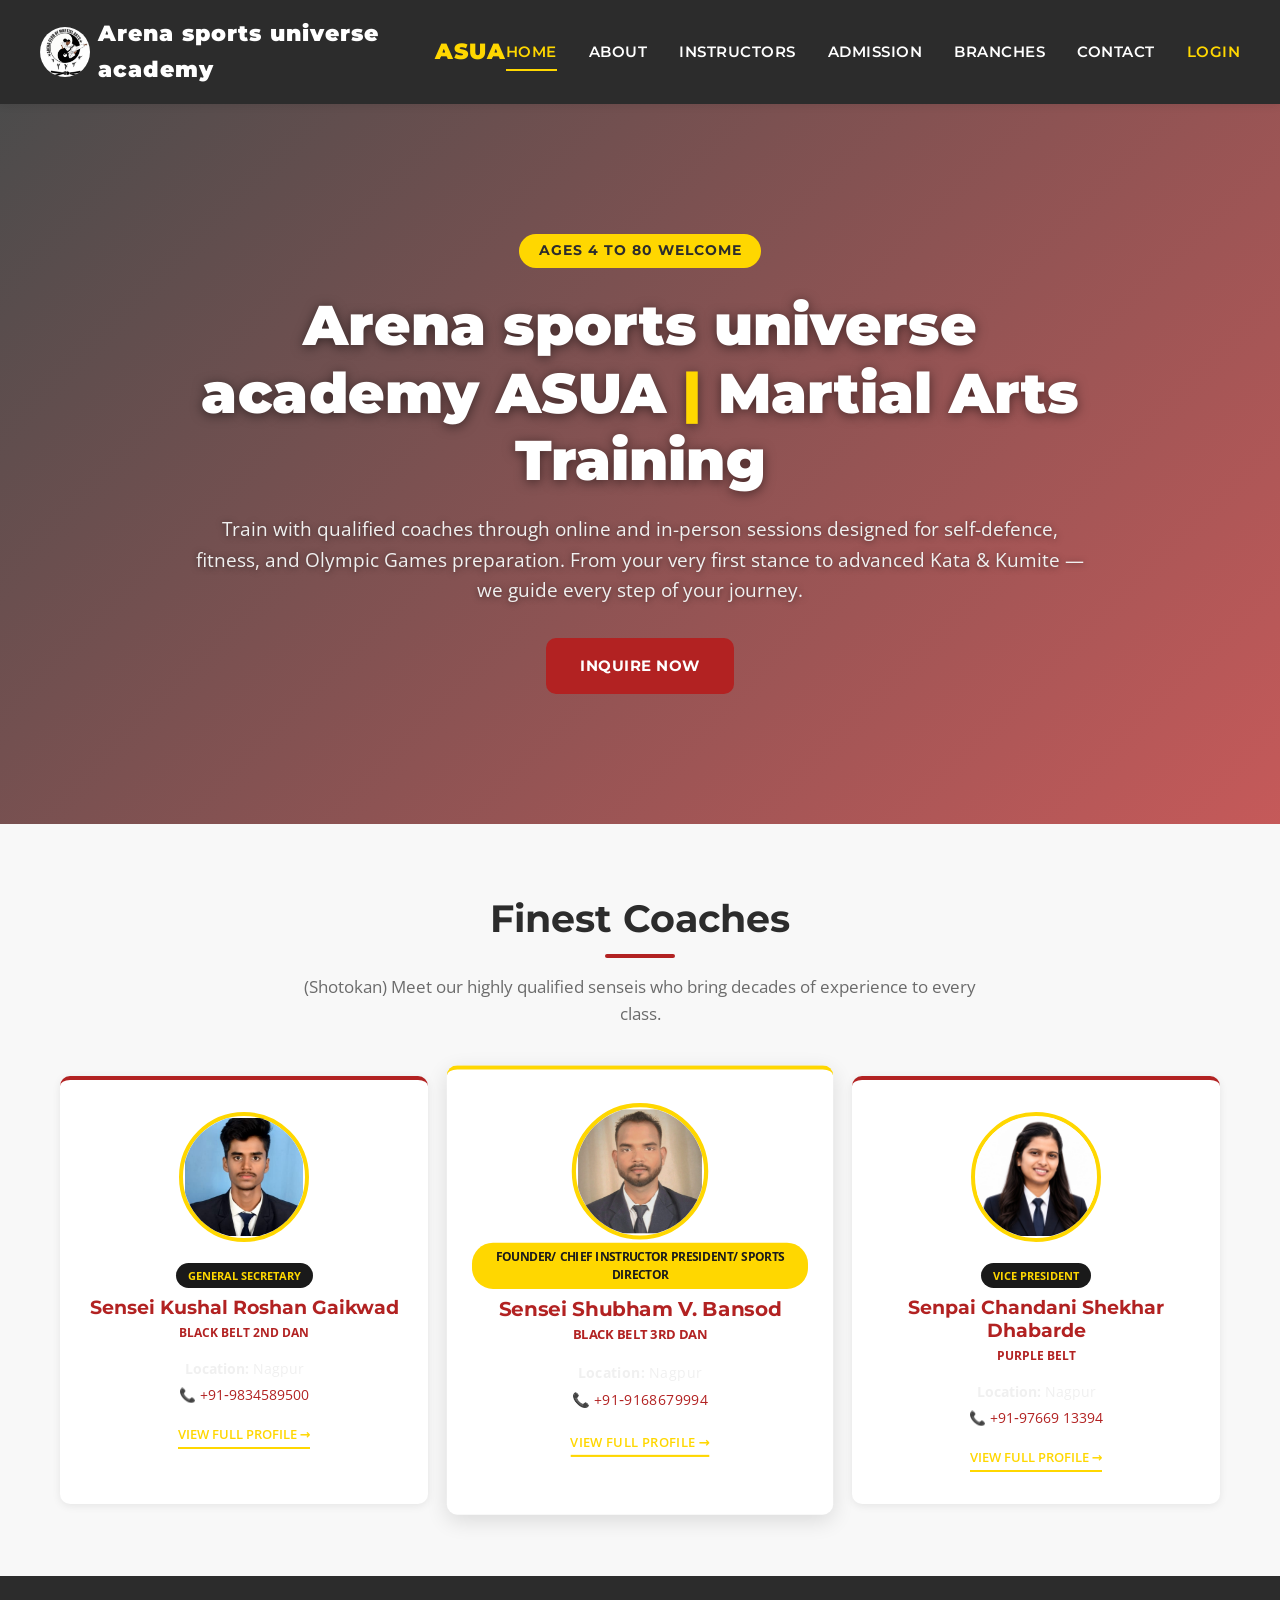
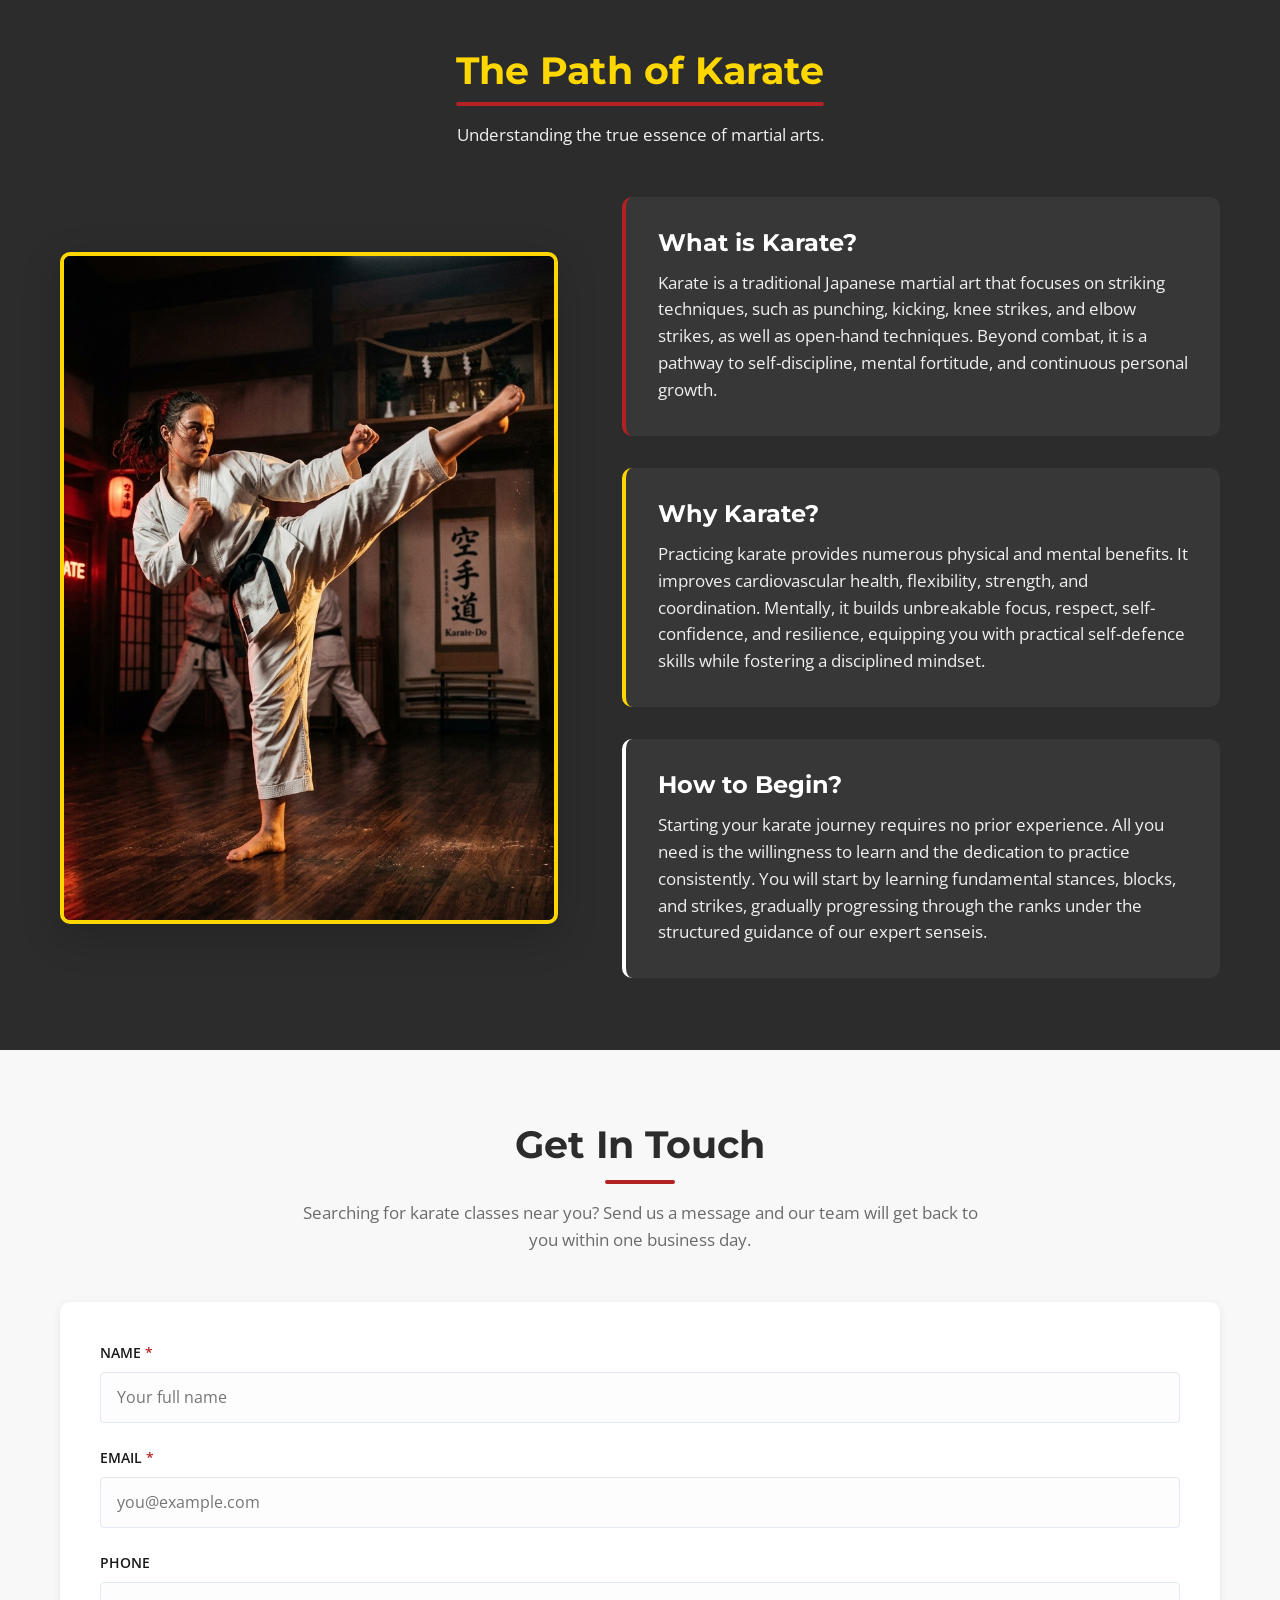
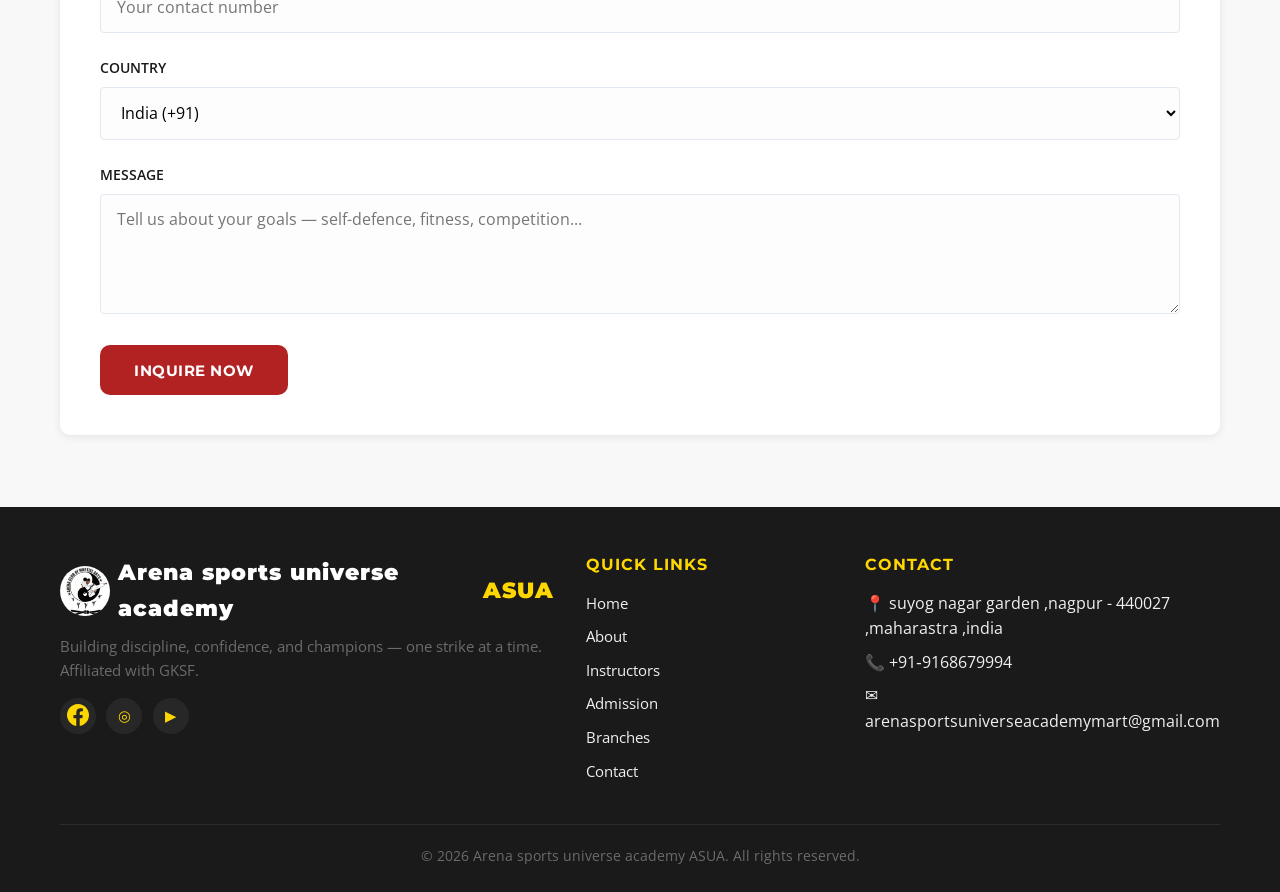
<file: index.html>
<!DOCTYPE html>
<html lang="en">

<head>
  <meta charset="UTF-8">
  <meta name="viewport" content="width=device-width, initial-scale=1.0">
  <title>ASUA | ARENA SPORTS UNIVERSE ACADEMY</title>
  <meta name="description"
    content="Arena sports universe academy ASUA offers online & in-person martial arts training for students aged 4-80. Learn Kata & Kumite from qualified coaches affiliated with GKSF — self-defence, fitness, and Olympic preparation.">
  <meta name="keywords"
    content="Arena sports universe academy ASUA, martial arts training, Kata, Kumite, karate classes near me, online karate class, self-defence, GKSF, Goju-Ryu">

  <!-- Open Graph -->
  <meta property="og:type" content="website">
  <meta property="og:title" content="ASUA | ARENA SPORTS UNIVERSE ACADEMY">
  <meta property="og:description"
    content="Qualified coaches providing online & in-person karate training for ages 4-80. Self-defence, fitness, and Olympic preparation.">
  <meta property="og:image"
    content="https://images.unsplash.com/photo-1555597673-b21d5c935865?auto=format&fit=crop&w=1200&q=80">
  <meta property="og:url" content="https://anshulgaikwad1924-design.github.io/ASUA/">
  <meta name="twitter:card" content="summary_large_image">

  <link rel="preconnect" href="https://fonts.googleapis.com">
  <link rel="preconnect" href="https://fonts.gstatic.com" crossorigin>
  <link
    href="https://fonts.googleapis.com/css2?family=Montserrat:wght@600;700;900&family=Open+Sans:wght@400;600&display=swap"
    rel="stylesheet">
  <link rel="stylesheet" href="css/styles.css">
</head>

<body>
  <!-- ===== Header ===== -->
  <header class="site-header">
    <div class="container nav">
      <a href="index.html" class="logo" >
        <img src="images/logo.png" alt="ASUA Logo" class="logo-img" >
        Arena sports universe academy <span class="brand-accent">ASUA</span>
      </a>
      <button type="button" class="nav-toggle"  aria-expanded="false">&#9776;</button>
      <ul class="nav-menu">
        <li><a href="index.html" class="active">Home</a></li>
        <li><a href="about.html">About</a></li>
        <li><a href="instructors.html">Instructors</a></li>
        <li><a href="admission.html">Admission</a></li>
        <li><a href="branches.html">Branches</a></li>
        <li><a href="contact.html">Contact</a></li>
        <li><a href="login.html" style="color: var(--accent);">Login</a></li>
      </ul>
    </div>
  </header>

  <main>
    <!-- ===== Hero ===== -->
    <section class="hero" aria-label="Welcome">
      <div class="hero-content">
        <span class="age-badge">Ages 4 to 80 Welcome</span>
        <h1>Arena sports universe academy ASUA <span class="accent">|</span> Martial Arts Training</h1>
        <p>Train with qualified coaches through online and in-person sessions designed for self-defence, fitness, and
          Olympic Games preparation. From your very first stance to advanced Kata &amp; Kumite &mdash; we guide every step of
          your journey.</p>
        <a href="#contact" class="btn btn-primary">Inquire Now</a>
      </div>
    </section>

    <!-- ===== Coaches ===== -->
    <section class="section section-light" id="coaches">
      <div class="container">
        <h2 class="section-title">Finest Coaches <span class="accent-bar"></span></h2>
        <p class="section-subtitle">(Shotokan) Meet our highly
          qualified senseis who bring decades of experience to every class.</p>

        <div class="coaches-grid">
            <!-- Left Coach -->
            <article class="coach-card">
              <div class="coach-avatar rounded-avatar" aria-hidden="true">
               <img src="images/kushal_gaikwad.jpg" alt="Sensei Kushal Roshan Gaikwad" class="avatar-img">
              </div>
              <span class="coach-role">General Secretary</span>
              <h3>Sensei Kushal Roshan Gaikwad</h3>
              <p class="coach-rank">Black Belt 2nd Dan</p>
              <p class="coach-info"><strong>Location:</strong> Nagpur</p>
              <p class="coach-info coach-phone">&#128222; +91&#8209;9834589500</p>
              <a class="view-profile" href="instructors.html">View Full Profile &rarr;</a>
            </article>

            <!-- Center Coach -->
            <article class="coach-card" style="transform: scale(1.05); border-top-color: var(--accent); box-shadow: var(--shadow-md);">
              <div class="coach-avatar rounded-avatar" aria-hidden="true">
               <img src="images/shubham_bansod.jpg" alt="Sensei Shubham Vinayak Bansod" class="avatar-img">
              </div>
              <span class="coach-role" style="background: var(--accent); color: var(--text-dark);">Founder/ chief Instructor President/ Sports Director</span>
              <h3>Sensei Shubham V. Bansod</h3>
              <p class="coach-rank">Black Belt 3rd Dan</p>
              <p class="coach-info"><strong>Location:</strong> Nagpur</p>
              <p class="coach-info coach-phone">&#128222; +91&#8209;9168679994</p>
              <a class="view-profile" href="instructors.html#shubham-bansod">View Full Profile &rarr;</a>
            </article>

            <!-- Right Coach -->
            <article class="coach-card">
              <div class="coach-avatar rounded-avatar" aria-hidden="true">
               <img src="images/chandani_dhabarde.jpg" alt="Senpai Chandani Shekhar Dhabarde" class="avatar-img">
              </div>
              <span class="coach-role">Vice President</span>
              <h3>Senpai Chandani Shekhar Dhabarde</h3>
              <p class="coach-rank">Purple Belt</p>
              <p class="coach-info"><strong>Location:</strong> Nagpur</p>
              <p class="coach-info coach-phone">&#128222; +91&#8209;97669 13394</p>
              <a class="view-profile" href="instructors.html">View Full Profile &rarr;</a>
            </article>
        </div>
      </div>
    </section>

    <!-- ===== Karate Philosophy ===== -->
    <section class="section section-dark" id="karate-philosophy">
      <div class="container">
        <!-- Centered Title and Subtitle -->
        <div style="text-align: center; margin-bottom: 3rem;">
          <h2 class="section-title" style="color: var(--accent); display: inline-block;">The Path of Karate <span class="accent-bar" style="margin: 0.5rem auto 0; width: 100%;"></span></h2>
          <p class="section-subtitle">Understanding the true essence of martial arts.</p>
        </div>

        <div style="display: flex; flex-wrap: wrap; gap: 4rem; align-items: center;">
          <!-- Left: 3:4 Image -->
          <div style="flex: 1 1 400px; max-width: 500px; margin: 0 auto;">
            <div style="position: relative; padding-bottom: 133.33%; border-radius: var(--radius); overflow: hidden; box-shadow: var(--shadow-lg); border: 4px solid var(--accent);">
              <img src="images/karate_vertical_bg.png" alt="Karate Action" style="position: absolute; top: 0; left: 0; width: 100%; height: 100%; object-fit: cover;">
            </div>
          </div>
          
          <!-- Right: Vertical Content -->
          <div style="flex: 1 1 500px;">
            
            <div style="display: flex; flex-direction: column; gap: 2rem;">
              <div style="background: rgba(255,255,255,0.05); padding: 2rem; border-radius: var(--radius); border-left: 4px solid var(--primary);">
                <h3 style="color: var(--white); margin-bottom: 0.75rem; font-size: 1.5rem;">What is Karate?</h3>
                <p style="color: var(--text-light); margin-bottom: 0; font-size: 1.05rem; line-height: 1.6;">Karate is a traditional Japanese martial art that focuses on striking techniques, such as punching, kicking, knee strikes, and elbow strikes, as well as open-hand techniques. Beyond combat, it is a pathway to self-discipline, mental fortitude, and continuous personal growth.</p>
              </div>
              
              <div style="background: rgba(255,255,255,0.05); padding: 2rem; border-radius: var(--radius); border-left: 4px solid var(--accent);">
                <h3 style="color: var(--white); margin-bottom: 0.75rem; font-size: 1.5rem;">Why Karate?</h3>
                <p style="color: var(--text-light); margin-bottom: 0; font-size: 1.05rem; line-height: 1.6;">Practicing karate provides numerous physical and mental benefits. It improves cardiovascular health, flexibility, strength, and coordination. Mentally, it builds unbreakable focus, respect, self-confidence, and resilience, equipping you with practical self-defence skills while fostering a disciplined mindset.</p>
              </div>

              <div style="background: rgba(255,255,255,0.05); padding: 2rem; border-radius: var(--radius); border-left: 4px solid var(--white);">
                <h3 style="color: var(--white); margin-bottom: 0.75rem; font-size: 1.5rem;">How to Begin?</h3>
                <p style="color: var(--text-light); margin-bottom: 0; font-size: 1.05rem; line-height: 1.6;">Starting your karate journey requires no prior experience. All you need is the willingness to learn and the dedication to practice consistently. You will start by learning fundamental stances, blocks, and strikes, gradually progressing through the ranks under the structured guidance of our expert senseis.</p>
              </div>
            </div>
          </div>
        </div>
      </div>
    </section>

    <!-- ===== Contact Form ===== -->
    <section class="section section-light" id="contact">
      <div class="container">
        <h2 class="section-title">Get In Touch <span class="accent-bar"></span></h2>
        <p class="section-subtitle">Searching for karate classes near you? Send us a message and our team will get back
          to you within one business day.</p>

        <form action="https://formsubmit.co/arenasportsuniverseacademymart@gmail.com" method="POST" class="form-wrap inquiry-form" novalidate>
          <div class="form-row">
            <div class="form-group">
              <label for="name">Name <span class="req">*</span></label>
              <input class="form-control" type="text" id="name" name="name" placeholder="Your full name">
              <span class="form-error"></span>
            </div>
            <div class="form-group">
              <label for="email">Email <span class="req">*</span></label>
              <input class="form-control" type="email" id="email" name="email" placeholder="you@example.com">
              <span class="form-error"></span>
            </div>
          </div>

          <div class="form-row">
            <div class="form-group">
              <label for="phone">Phone</label>
              <input class="form-control" type="tel" id="phone" name="phone" placeholder="Your contact number">
            </div>
            <div class="form-group">
              <label for="country">Country</label>
              <select class="form-control" id="country" name="country">
                <option value="India (+91)" selected>India (+91)</option>
                <option value="United States (+1)">United States (+1)</option>
                <option value="United Kingdom (+44)">United Kingdom (+44)</option>
                <option value="Canada (+1)">Canada (+1)</option>
                <option value="Australia (+61)">Australia (+61)</option>
                <option value="Germany (+49)">Germany (+49)</option>
                <option value="France (+33)">France (+33)</option>
                <option value="Italy (+39)">Italy (+39)</option>
                <option value="Spain (+34)">Spain (+34)</option>
                <option value="Japan (+81)">Japan (+81)</option>
                <option value="China (+86)">China (+86)</option>
                <option value="South Korea (+82)">South Korea (+82)</option>
                <option value="Brazil (+55)">Brazil (+55)</option>
                <option value="Mexico (+52)">Mexico (+52)</option>
                <option value="Russia (+7)">Russia (+7)</option>
                <option value="South Africa (+27)">South Africa (+27)</option>
                <option value="Nigeria (+234)">Nigeria (+234)</option>
                <option value="Kenya (+254)">Kenya (+254)</option>
                <option value="UAE (+971)">UAE (+971)</option>
                <option value="Saudi Arabia (+966)">Saudi Arabia (+966)</option>
                <option value="Singapore (+65)">Singapore (+65)</option>
                <option value="Malaysia (+60)">Malaysia (+60)</option>
                <option value="Indonesia (+62)">Indonesia (+62)</option>
                <option value="Thailand (+66)">Thailand (+66)</option>
                <option value="Vietnam (+84)">Vietnam (+84)</option>
                <option value="Philippines (+63)">Philippines (+63)</option>
                <option value="Pakistan (+92)">Pakistan (+92)</option>
                <option value="Bangladesh (+880)">Bangladesh (+880)</option>
                <option value="Sri Lanka (+94)">Sri Lanka (+94)</option>
                <option value="Nepal (+977)">Nepal (+977)</option>
                <option value="New Zealand (+64)">New Zealand (+64)</option>
                <option value="Netherlands (+31)">Netherlands (+31)</option>
                <option value="Sweden (+46)">Sweden (+46)</option>
                <option value="Norway (+47)">Norway (+47)</option>
                <option value="Turkey (+90)">Turkey (+90)</option>
              </select>
            </div>
          </div>

          <div class="form-group">
            <label for="message">Message</label>
            <textarea class="form-control" id="message" name="message"
              placeholder="Tell us about your goals — self-defence, fitness, competition..."></textarea>
          </div>

          <div class="form-submit">
            <button type="submit" class="btn btn-primary">Inquire Now</button>
          </div>
        </form>
      </div>
    </section>
  </main>

  <!-- ===== Footer ===== -->
  <footer class="site-footer">
    <div class="container">
      <div class="footer-grid">
        <div>
          <div class="logo mb-2">
            <img src="images/logo.png" alt="ASUA Logo" class="logo-img" >
            Arena sports universe academy <span class="brand-accent">ASUA</span>
          </div>
          <p class="footer-tagline">Building discipline, confidence, and champions — one strike at a time. Affiliated
            with GKSF.</p>
          <div class="footer-socials">
            <a href="https://www.facebook.com/share/1DpPE6tLBx/" target="_blank" aria-label="Facebook"><svg xmlns="http://www.w3.org/2000/svg" width="22" height="22" fill="currentColor" viewBox="0 0 16 16" style="vertical-align: text-bottom; margin-bottom: 2px;"><path d="M16 8.049c0-4.446-3.582-8.05-8-8.05C3.58 0-.002 3.603-.002 8.05c0 4.017 2.926 7.347 6.75 7.951v-5.625h-2.03V8.05H6.75V6.275c0-2.017 1.195-3.131 3.022-3.131.876 0 1.791.157 1.791.157v1.98h-1.009c-.993 0-1.303.621-1.303 1.258v1.51h2.218l-.354 2.326H9.25V16c3.824-.604 6.75-3.934 6.75-7.951z"/></svg></a>
            <a href="https://www.instagram.com/arenasportsuniversacademy2502?utm_source=qr&igsh=Njlnc2p5eWRybnJk" target="_blank" aria-label="Instagram">◎</a>
            <a href="#" aria-label="YouTube">▶</a>
          </div>
        </div>
        <div>
          <h4>Quick Links</h4>
          <ul>
            <li><a href="index.html">Home</a></li>
            <li><a href="about.html">About</a></li>
            <li><a href="instructors.html">Instructors</a></li>
            <li><a href="admission.html">Admission</a></li>
        <li><a href="branches.html">Branches</a></li>
        <li><a href="contact.html">Contact</a></li>
          </ul>
        </div>
        <div>
          <h4>Contact</h4>
          <ul>
            <li>📍 suyog nagar garden ,nagpur - 440027 ,maharastra ,india</li>
            <li>📞 +91&#8209;9168679994</li>
            <li>✉ arenasportsuniverseacademymart@gmail.com</li>
          </ul>
        </div>
      </div>
      <div class="footer-bottom">
        © <span data-year>2026</span> Arena sports universe academy ASUA. All rights reserved.
      </div>
    </div>
  </footer>

  <script src="js/main.js"></script>
</body>

</html>
</file>
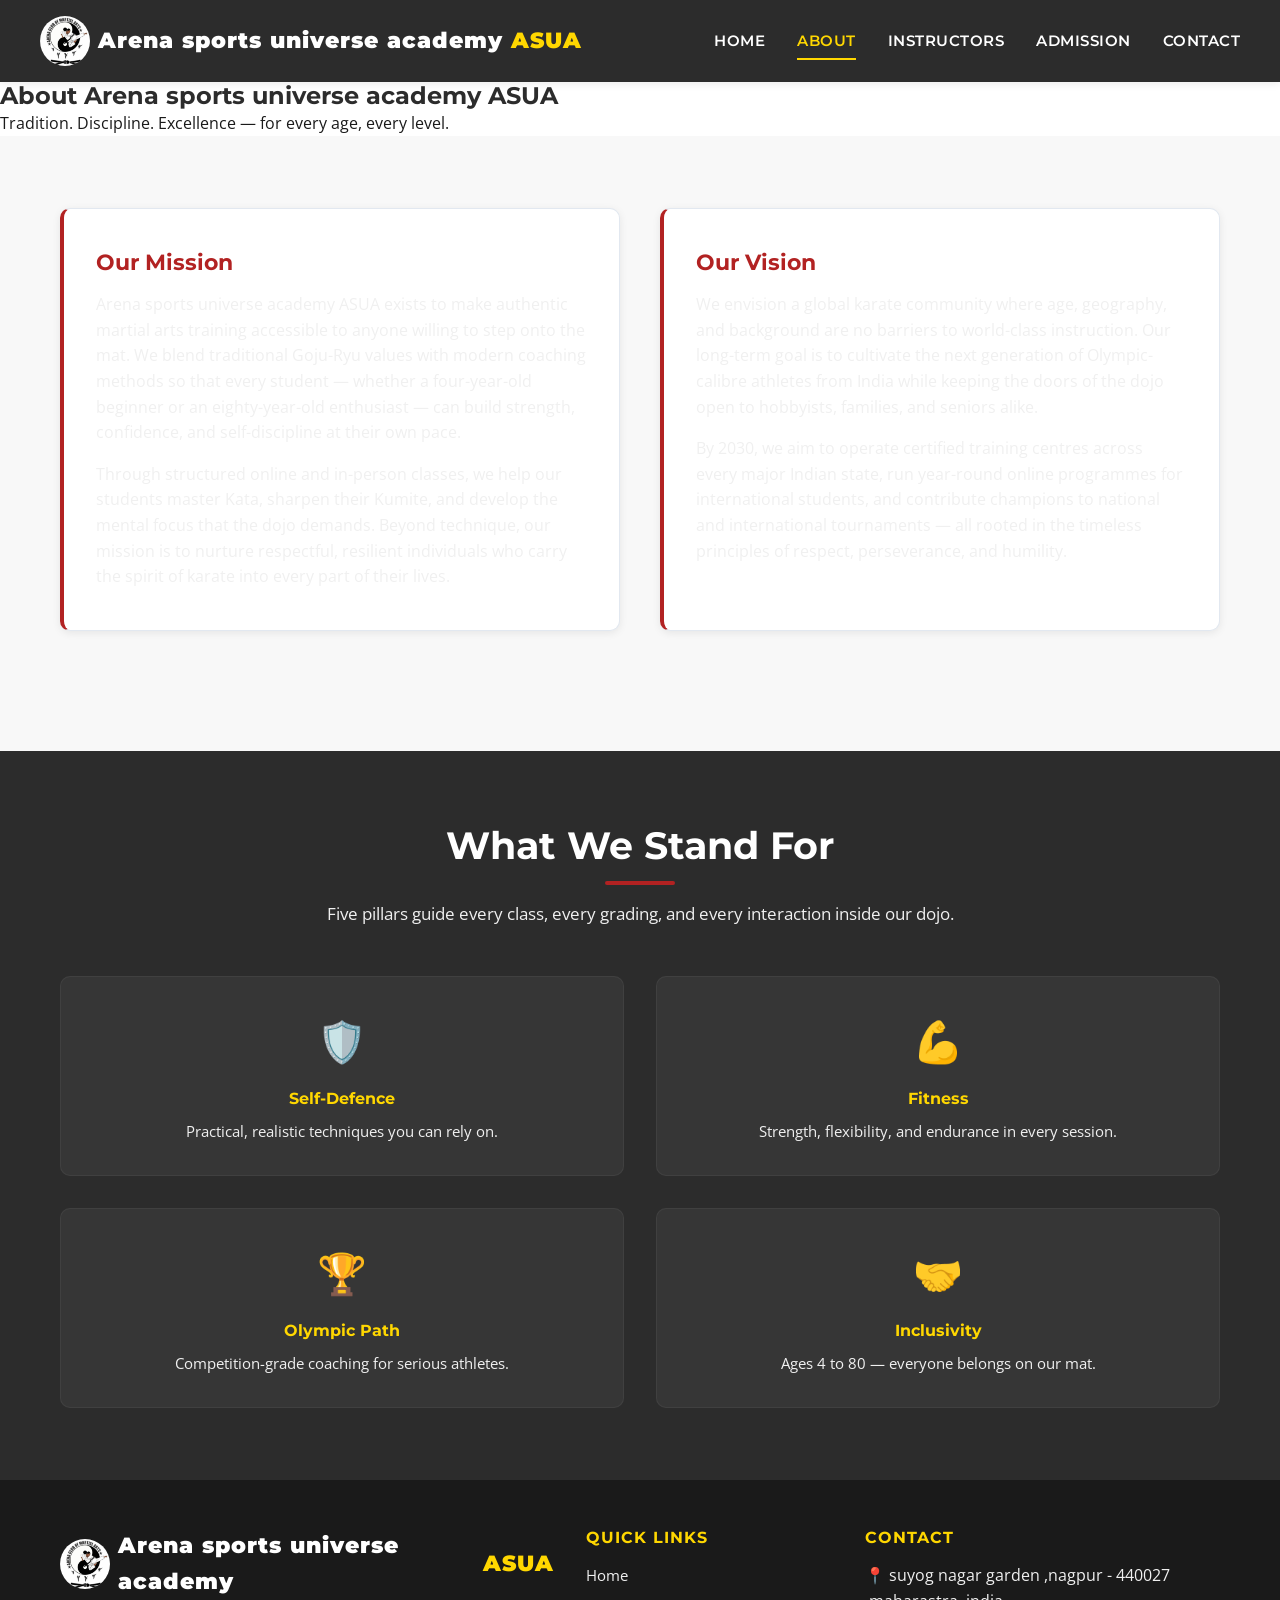
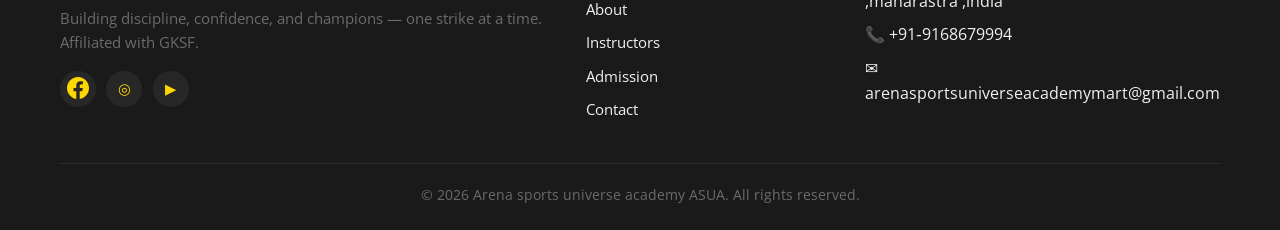
<file: about.html>
<!DOCTYPE html>
<html lang="en">

<head>
  <meta charset="UTF-8">
  <meta name="viewport" content="width=device-width, initial-scale=1.0">
  <title>About Us | Arena sports universe academy ASUA</title>
  <meta name="description"
    content="Learn about Arena sports universe academy ASUA — our mission, vision, GKSF affiliation, and Delhi headquarters. Inclusive martial arts training for ages 4-80.">
  <meta property="og:type" content="website">
  <meta property="og:title" content="About Us | Arena sports universe academy ASUA">
  <meta property="og:description"
    content="Our mission, vision, and affiliation with GKSF (Goju-Ryu Karate-Do Sports Federation).">
  <meta property="og:image"
    content="https://images.unsplash.com/photo-1555597673-b21d5c935865?auto=format&fit=crop&w=1200&q=80">

  <link rel="preconnect" href="https://fonts.googleapis.com">
  <link rel="preconnect" href="https://fonts.gstatic.com" crossorigin>
  <link
    href="https://fonts.googleapis.com/css2?family=Montserrat:wght@600;700;900&family=Open+Sans:wght@400;600&display=swap"
    rel="stylesheet">
  <link rel="stylesheet" href="css/styles.css">
</head>

<body>
  <header class="site-header">
    <div class="container nav">
      <a href="index.html" class="logo">
        <img src="images/logo.png" alt="ASUA Logo" class="logo-img">
        Arena sports universe academy <span class="brand-accent">ASUA</span>
      </a>
      <button type="button" class="nav-toggle" aria-expanded="false">&#9776;</button>
      <ul class="nav-menu">
        <li><a href="index.html">Home</a></li>
        <li><a href="about.html" class="active">About</a></li>
        <li><a href="instructors.html">Instructors</a></li>
        <li><a href="admission.html">Admission</a></li>
        <li><a href="contact.html">Contact</a></li>
      </ul>
    </div>
  </header>

  <main>
    <section class="page-banner">
      <h1>About Arena sports universe academy ASUA</h1>
      <p>Tradition. Discipline. Excellence — for every age, every level.</p>
    </section>

    <section class="section section-light">
      <div class="container">
        <div class="about-grid">
          <div class="about-card">
            <h3>Our Mission</h3>
            <p>Arena sports universe academy ASUA exists to make authentic martial arts training accessible to anyone
              willing to step onto the mat. We blend traditional Goju-Ryu values with modern coaching methods so that
              every student — whether a four-year-old beginner or an eighty-year-old enthusiast — can build strength,
              confidence, and self-discipline at their own pace.</p>
            <p class="mt-4">Through structured online and in-person classes, we help our students master Kata, sharpen
              their Kumite, and develop the mental focus that the dojo demands. Beyond technique, our mission is to
              nurture respectful, resilient individuals who carry the spirit of karate into every part of their lives.
            </p>
          </div>
          <div class="about-card">
            <h3>Our Vision</h3>
            <p>We envision a global karate community where age, geography, and background are no barriers to world-class
              instruction. Our long-term goal is to cultivate the next generation of Olympic-calibre athletes from India
              while keeping the doors of the dojo open to hobbyists, families, and seniors alike.</p>
            <p class="mt-4">By 2030, we aim to operate certified training centres across every major Indian state, run
              year-round online programmes for international students, and contribute champions to national and
              international tournaments — all rooted in the timeless principles of respect, perseverance, and humility.
            </p>
          </div>
        </div>
      </div>
    </section>

    <section class="section section-dark">
      <div class="container">
        <h2 class="section-title text-white">What We Stand For <span class="accent-bar"></span></h2>
        <p class="section-subtitle">Five pillars guide every class, every grading, and every interaction inside our
          dojo.</p>
        <div class="values-grid">
          <div class="value-card">
            <div class="value-icon">🛡️</div>
            <h4>Self-Defence</h4>
            <p>Practical, realistic techniques you can rely on.</p>
          </div>
          <div class="value-card">
            <div class="value-icon">💪</div>
            <h4>Fitness</h4>
            <p>Strength, flexibility, and endurance in every session.</p>
          </div>
          <div class="value-card">
            <div class="value-icon">🏆</div>
            <h4>Olympic Path</h4>
            <p>Competition-grade coaching for serious athletes.</p>
          </div>
          <div class="value-card">
            <div class="value-icon">🤝</div>
            <h4>Inclusivity</h4>
            <p>Ages 4 to 80 — everyone belongs on our mat.</p>
          </div>
        </div>
      </div>
    </section>

    <!-- Headquarters section removed as requested, now on Branches page -->
  </main>

  <footer class="site-footer">
    <div class="container">
      <div class="footer-grid">
        <div>
          <div class="logo mb-2">
            <img src="images/logo.png" alt="ASUA Logo" class="logo-img">
            Arena sports universe academy <span class="brand-accent">ASUA</span>
          </div>
          <p class="footer-tagline">Building discipline, confidence, and champions — one strike at a time. Affiliated
            with GKSF.</p>
          <div class="footer-socials">
            <a href="https://www.facebook.com/share/1DpPE6tLBx/" target="_blank" aria-label="Facebook"><svg xmlns="http://www.w3.org/2000/svg" width="22" height="22" fill="currentColor" viewBox="0 0 16 16" style="vertical-align: text-bottom; margin-bottom: 2px;"><path d="M16 8.049c0-4.446-3.582-8.05-8-8.05C3.58 0-.002 3.603-.002 8.05c0 4.017 2.926 7.347 6.75 7.951v-5.625h-2.03V8.05H6.75V6.275c0-2.017 1.195-3.131 3.022-3.131.876 0 1.791.157 1.791.157v1.98h-1.009c-.993 0-1.303.621-1.303 1.258v1.51h2.218l-.354 2.326H9.25V16c3.824-.604 6.75-3.934 6.75-7.951z"/></svg></a>
            <a href="https://www.instagram.com/arenasportsuniversacademy2502?utm_source=qr&igsh=Njlnc2p5eWRybnJk" target="_blank" aria-label="Instagram">◎</a>
            <a href="#" aria-label="YouTube">▶</a>
          </div>
        </div>
        <div>
          <h4>Quick Links</h4>
          <ul>
            <li><a href="index.html">Home</a></li>
            <li><a href="about.html">About</a></li>
            <li><a href="instructors.html">Instructors</a></li>
            <li><a href="admission.html">Admission</a></li>
            <li><a href="contact.html">Contact</a></li>
          </ul>
        </div>
        <div>
          <h4>Contact</h4>
          <ul>
            <li>📍 suyog nagar garden ,nagpur - 440027 ,maharastra ,india</li>
            <li>📞 +91&#8209;9168679994</li>
            <li>✉ arenasportsuniverseacademymart@gmail.com</li>
          </ul>
        </div>
      </div>
      <div class="footer-bottom">
        © <span data-year>2026</span> Arena sports universe academy ASUA. All rights reserved.
      </div>
    </div>
  </footer>
  <script src="js/main.js"></script>
</body>

</html>
</file>
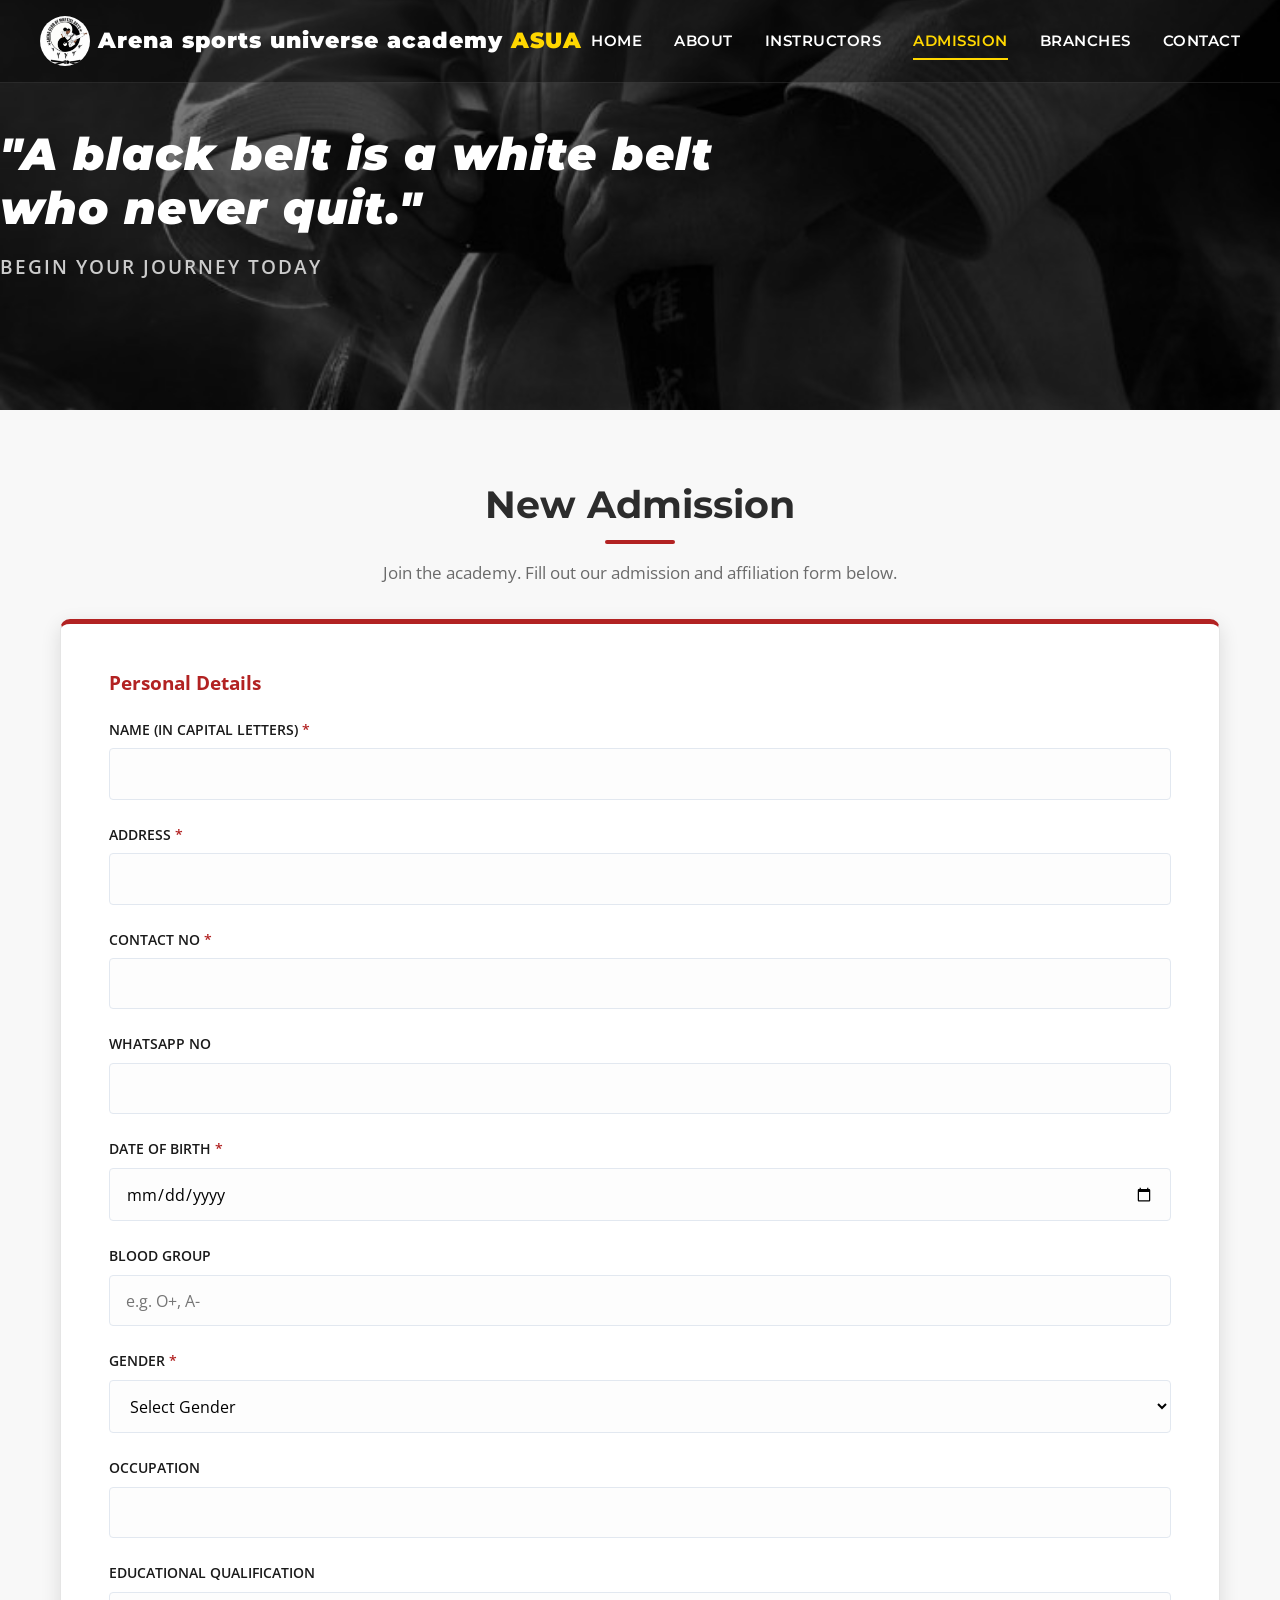
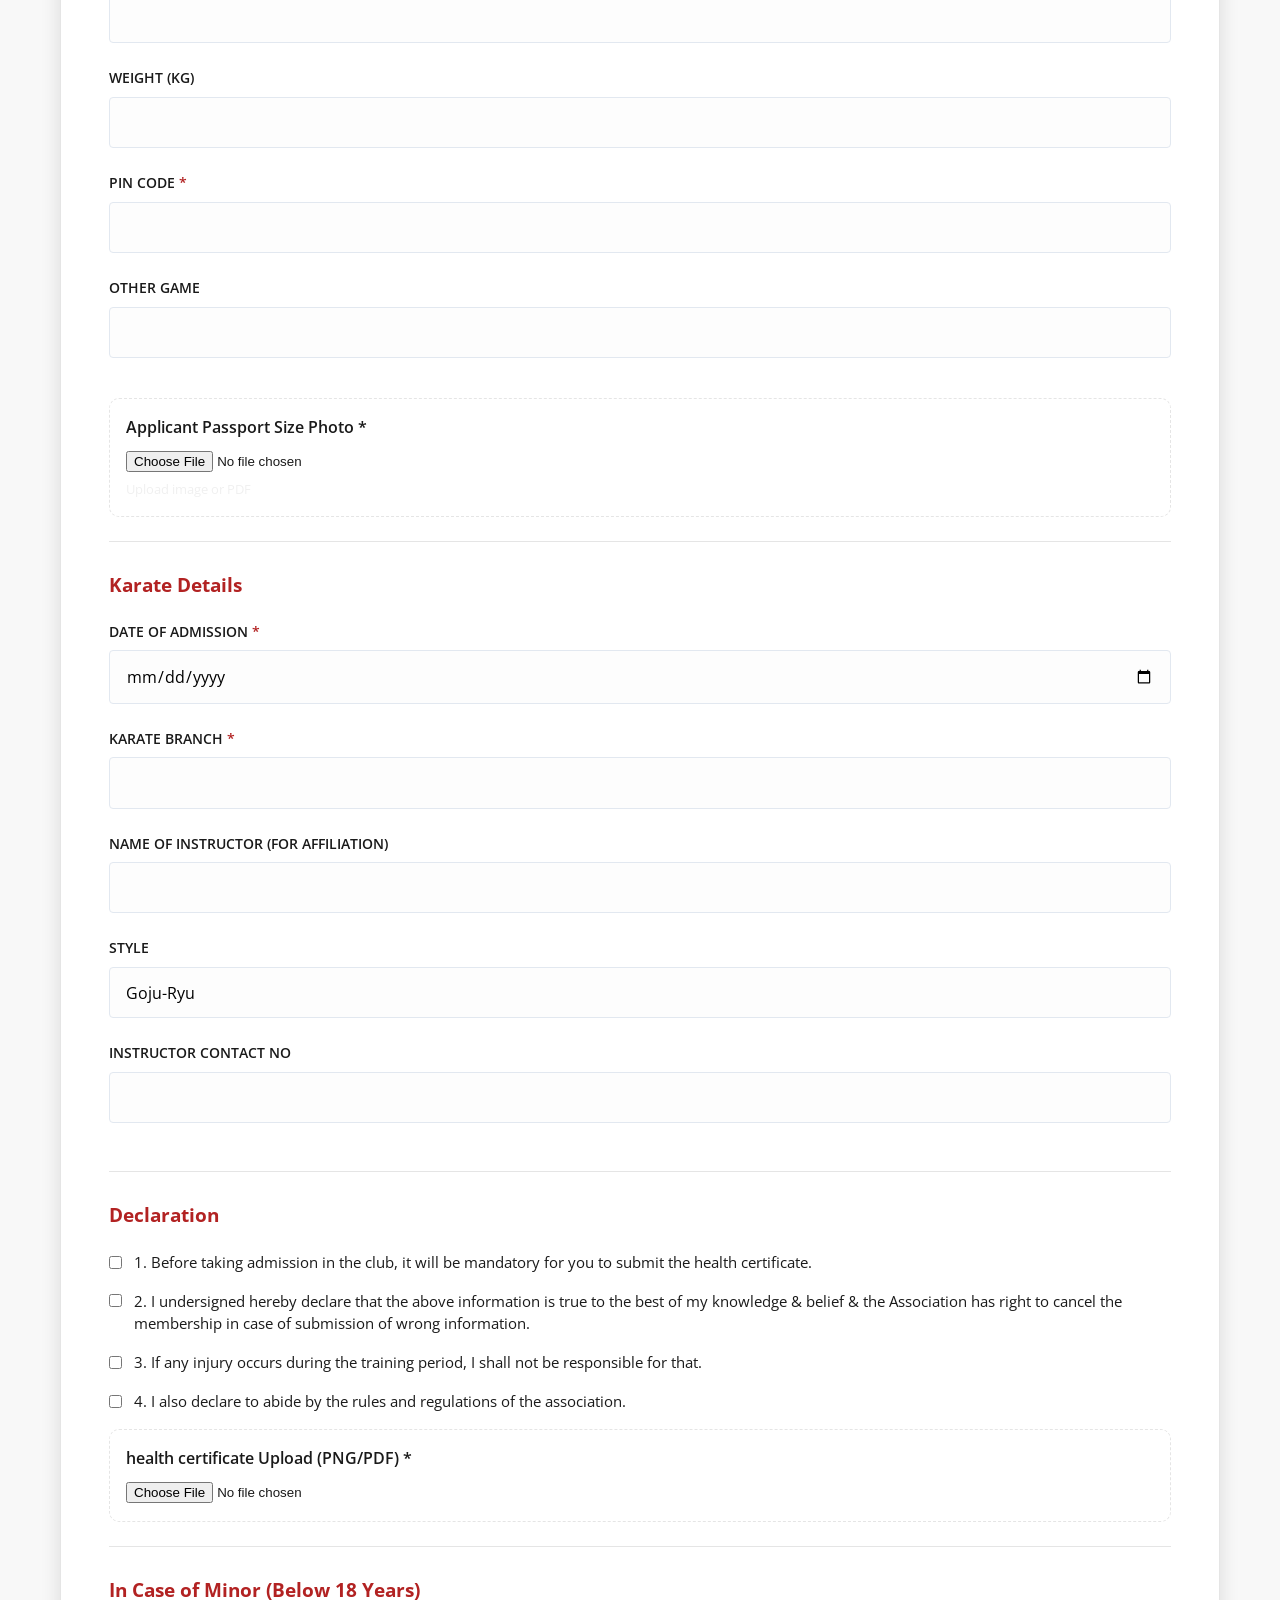
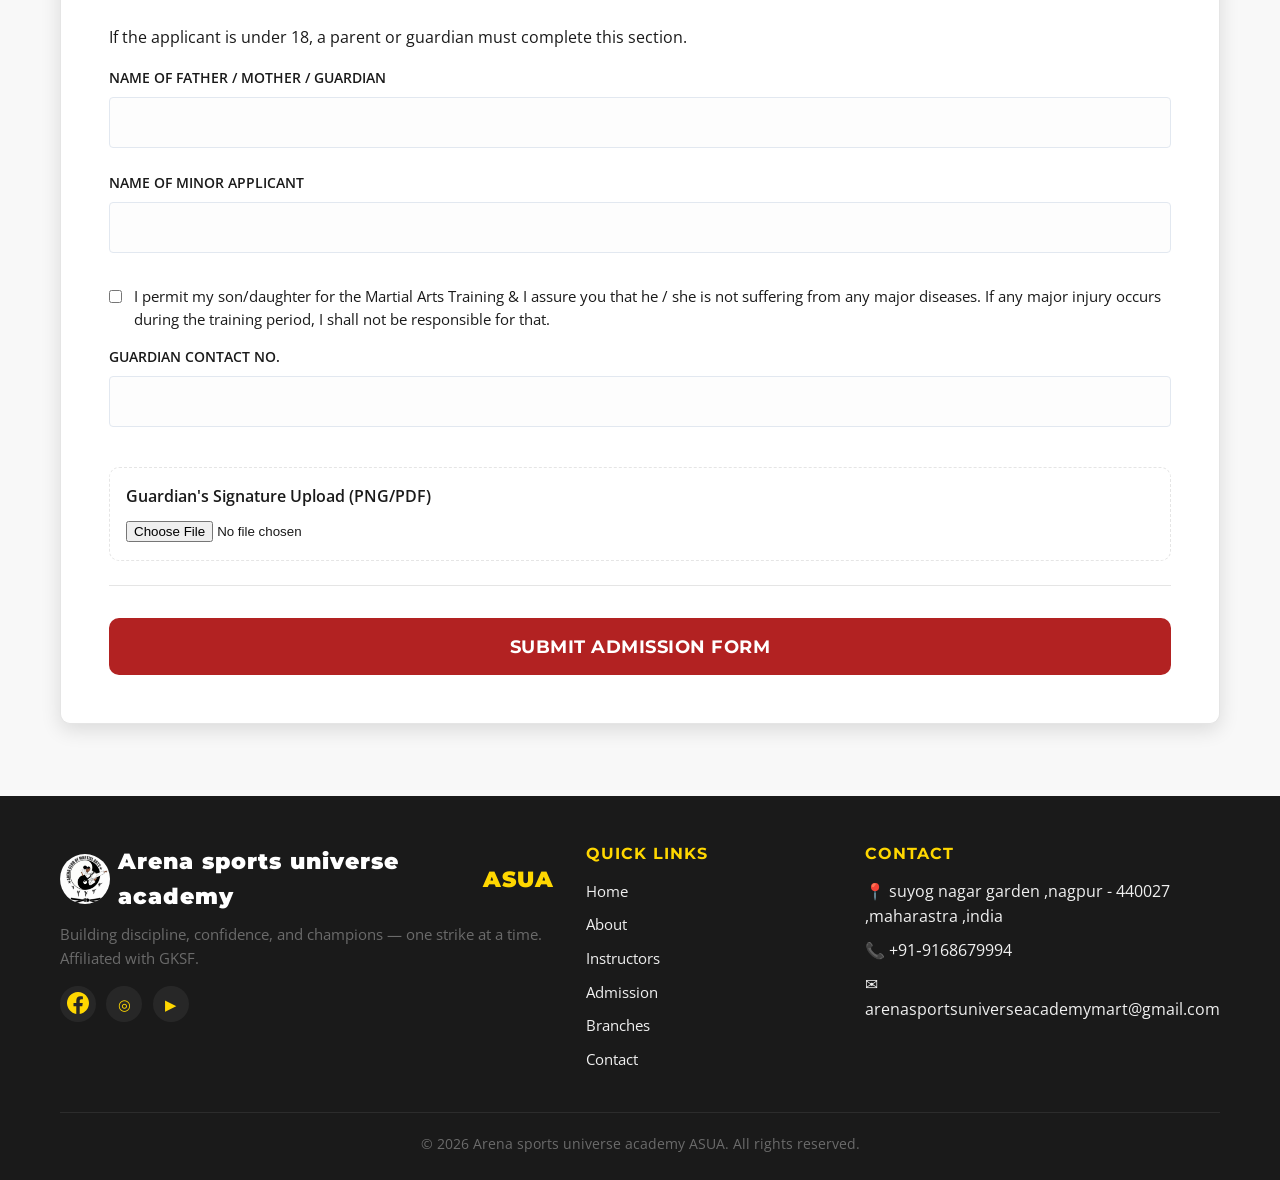
<file: admission.html>
<!DOCTYPE html>
<html lang="en">

<head>
  <meta charset="UTF-8">
  <meta name="viewport" content="width=device-width, initial-scale=1.0">
  <title>New Admission | Arena sports universe academy ASUA</title>
  <meta name="description"
    content="Admission and affiliation form for Arena sports universe academy ASUA.">

  <link rel="preconnect" href="https://fonts.googleapis.com">
  <link rel="preconnect" href="https://fonts.gstatic.com" crossorigin>
  <link
    href="https://fonts.googleapis.com/css2?family=Montserrat:wght@600;700;900&family=Open+Sans:wght@400;600&display=swap"
    rel="stylesheet">
  <link rel="stylesheet" href="css/styles.css">
  <style>
    /* Specific styles for the admission form to keep it clean */
    .admission-form-wrap {
      background: var(--white);
      padding: 3rem;
      border-radius: var(--radius);
      box-shadow: var(--shadow-md);
      margin-top: 2rem;
      border: 1px solid #e5e5e5;
      border-top: 5px solid var(--primary);
    }
    .admission-section {
      margin-bottom: 2rem;
      padding-bottom: 1.5rem;
      border-bottom: 1px solid var(--border);
    }
    .admission-section:last-child {
      border-bottom: none;
    }
    .admission-section h3 {
      color: var(--primary);
      margin-bottom: 1.5rem;
      font-family: var(--font-heading);
    }
    .checkbox-group {
      margin-bottom: 1rem;
      display: flex;
      align-items: flex-start;
      gap: 0.75rem;
    }
    .checkbox-group input[type="checkbox"] {
      margin-top: 0.3rem;
      cursor: pointer;
    }
    .checkbox-group label {
      font-size: 0.95rem;
      line-height: 1.5;
      cursor: pointer;
    }
    .file-upload-group {
      margin-top: 1rem;
      padding: 1rem;
      border: 1px dashed var(--border);
      border-radius: var(--radius);
      background: var(--bg-light);
    }
    .file-upload-group label {
      display: block;
      margin-bottom: 0.5rem;
      font-weight: 600;
    }
    .file-upload-group input[type="file"] {
      width: 100%;
    }
    .office-use {
      background: var(--bg-light);
      padding: 1.5rem;
      border-radius: var(--radius);
      margin-top: 2rem;
      border: 1px solid var(--border);
    }
  </style>
</head>

<body>
  <header class="site-header" style="position: absolute; background: rgba(0, 0, 0, 0.4); width: 100%; box-shadow: none; border-bottom: 1px solid rgba(255, 255, 255, 0.1);">
    <div class="container nav">
      <a href="index.html" class="logo">
        <img src="images/logo.png" alt="ASUA Logo" class="logo-img" >
        Arena sports universe academy <span class="brand-accent">ASUA</span>
      </a>
      <button type="button" class="nav-toggle"  aria-expanded="false">&#9776;</button>
      <ul class="nav-menu">
        <li><a href="index.html">Home</a></li>
        <li><a href="about.html">About</a></li>
        <li><a href="instructors.html">Instructors</a></li>
        <li><a href="admission.html" class="active">Admission</a></li>
        <li><a href="branches.html">Branches</a></li>
        <li><a href="contact.html">Contact</a></li>
      </ul>
    </div>
  </header>

  <main>
    <section class="page-banner" style="background: linear-gradient(rgba(0, 0, 0, 0.5), rgba(0, 0, 0, 0.6)), url('images/admission_bg.jpg') center/cover; padding: 8rem 0;">
      <h1 style="color: #ffffff; font-size: 2.8rem; font-style: italic; font-weight: 900; letter-spacing: 1px; line-height: 1.2;">"A black belt is a white belt<br>who never quit."</h1>
      <p style="color: #cccccc; font-size: 1.2rem; font-weight: 600; margin-top: 1rem; text-transform: uppercase; letter-spacing: 2px;">Begin Your Journey Today</p>
    </section>

    <section class="section section-light">
      <div class="container">
        <div style="text-align: center; margin-bottom: 2rem;">
           <h2 class="section-title" style="margin-bottom: 1rem;">New Admission <span class="accent-bar"></span></h2>
           <p class="section-subtitle" style="margin-bottom: 0;">Join the academy. Fill out our admission and affiliation form below.</p>
        </div>
        <!-- FormSubmit Integration (Completely Free, supports files) -->
        <form class="admission-form-wrap" action="https://formsubmit.co/arenasportsuniverseacademymart@gmail.com" method="POST" enctype="multipart/form-data">
          <!-- FormSubmit integration enabled -->
          
          <div class="admission-section">
            <h3>Personal Details</h3>
            <div class="form-row">
              <div class="form-group">
                <label for="fullName">Name (In Capital Letters) <span class="req">*</span></label>
                <input class="form-control uppercase" type="text" id="fullName" name="fullName" required>
              </div>
            </div>

            <div class="form-row">
              <div class="form-group">
                <label for="address">Address <span class="req">*</span></label>
                <input class="form-control" type="text" id="address" name="address" required>
              </div>
            </div>

            <div class="form-row">
              <div class="form-group">
                <label for="contactNo">Contact No <span class="req">*</span></label>
                <input class="form-control" type="tel" id="contactNo" name="contactNo" required>
              </div>
              <div class="form-group">
                <label for="whatsappNo">WhatsApp No</label>
                <input class="form-control" type="tel" id="whatsappNo" name="whatsappNo">
              </div>
            </div>

            <div class="form-row">
              <div class="form-group">
                <label for="dob">Date of Birth <span class="req">*</span></label>
                <input class="form-control" type="date" id="dob" name="dob" required>
              </div>
              <div class="form-group">
                <label for="bloodGroup">Blood Group</label>
                <input class="form-control" type="text" id="bloodGroup" name="bloodGroup" placeholder="e.g. O+, A-">
              </div>
              <div class="form-group">
                <label for="gender">Gender <span class="req">*</span></label>
                <select class="form-control" id="gender" name="gender" required>
                  <option value="">Select Gender</option>
                  <option value="Male">Male</option>
                  <option value="Female">Female</option>
                  <option value="Other">Other</option>
                </select>
              </div>
            </div>

            <div class="form-row">
              <div class="form-group">
                <label for="occupation">Occupation</label>
                <input class="form-control" type="text" id="occupation" name="occupation">
              </div>
              <div class="form-group">
                <label for="education">Educational Qualification</label>
                <input class="form-control" type="text" id="education" name="education">
              </div>
            </div>

            <div class="form-row">
              <div class="form-group">
                <label for="weight">Weight (kg)</label>
                <input class="form-control" type="number" id="weight" name="weight">
              </div>
              <div class="form-group">
                <label for="pinCode">Pin Code <span class="req">*</span></label>
                <input class="form-control" type="text" id="pinCode" name="pinCode" required>
              </div>
              <div class="form-group">
                <label for="otherGame">Other Game</label>
                <input class="form-control" type="text" id="otherGame" name="otherGame">
              </div>
            </div>

            <div class="file-upload-group">
              <label for="applicantPhoto">Applicant Passport Size Photo <span class="req">*</span></label>
              <input type="file" id="applicantPhoto" name="applicantPhoto" accept=".png, .jpg, .jpeg, .pdf" required>
              <small class="help-text">Upload image or PDF</small>
            </div>
          </div>

          <div class="admission-section">
            <h3>Karate Details</h3>
            <div class="form-row">
              <div class="form-group">
                <label for="dateOfAdmission">Date of Admission <span class="req">*</span></label>
                <input class="form-control" type="date" id="dateOfAdmission" name="dateOfAdmission" required>
              </div>
              <div class="form-group">
                <label for="karateBranch">Karate Branch <span class="req">*</span></label>
                <input class="form-control" type="text" id="karateBranch" name="karateBranch" required>
              </div>
            </div>

            <div class="form-row">
              <div class="form-group">
                <label for="instructorName">Name of Instructor (For Affiliation)</label>
                <input class="form-control" type="text" id="instructorName" name="instructorName">
              </div>
              <div class="form-group">
                <label for="style">Style</label>
                <input class="form-control" type="text" id="style" name="style" value="Goju-Ryu">
              </div>
              <div class="form-group">
                <label for="instructorContact">Instructor Contact No</label>
                <input class="form-control" type="tel" id="instructorContact" name="instructorContact">
              </div>
            </div>
          </div>

          <div class="admission-section">
            <h3>Declaration</h3>
            <div class="checkbox-group">
              <input type="checkbox" id="decl1" name="decl1" required>
              <label for="decl1">1. Before taking admission in the club, it will be mandatory for you to submit the health certificate.</label>
            </div>
            <div class="checkbox-group">
              <input type="checkbox" id="decl2" name="decl2" required>
              <label for="decl2">2. I undersigned hereby declare that the above information is true to the best of my knowledge &amp; belief &amp; the Association has right to cancel the membership in case of submission of wrong information.</label>
            </div>
            <div class="checkbox-group">
              <input type="checkbox" id="decl3" name="decl3" required>
              <label for="decl3">3. If any injury occurs during the training period, I shall not be responsible for that.</label>
            </div>
            <div class="checkbox-group">
              <input type="checkbox" id="decl4" name="decl4" required>
              <label for="decl4">4. I also declare to abide by the rules and regulations of the association.</label>
            </div>

            <div class="file-upload-group">
              <label for="applicantSignature">health certificate Upload (PNG/PDF) <span class="req">*</span></label>
              <input type="file" id="applicantSignature" name="applicantSignature" accept=".png, .pdf" required>
            </div>
          </div>

          <div class="admission-section">
            <h3>In Case of Minor (Below 18 Years)</h3>
            <p class="help-text mb-4" style="color: var(--text-dark);">If the applicant is under 18, a parent or guardian must complete this section.</p>

            <div class="form-row">
              <div class="form-group">
                <label for="guardianName">Name of Father / Mother / Guardian</label>
                <input class="form-control" type="text" id="guardianName" name="guardianName">
              </div>
              <div class="form-group">
                <label for="minorName">Name of Minor Applicant</label>
                <input class="form-control" type="text" id="minorName" name="minorName">
              </div>
            </div>

            <div class="checkbox-group mt-2">
              <input type="checkbox" id="minorConsent" name="minorConsent">
              <label for="minorConsent">I permit my son/daughter for the Martial Arts Training &amp; I assure you that he / she is not suffering from any major diseases. If any major injury occurs during the training period, I shall not be responsible for that.</label>
            </div>

            <div class="form-row mt-4">
              <div class="form-group">
                <label for="guardianContact">Guardian Contact No.</label>
                <input class="form-control" type="tel" id="guardianContact" name="guardianContact">
              </div>
            </div>

            <div class="file-upload-group">
              <label for="guardianSignature">Guardian's Signature Upload (PNG/PDF)</label>
              <input type="file" id="guardianSignature" name="guardianSignature" accept=".png, .pdf">
            </div>
          </div>

          <div class="form-submit mt-8">
            <button type="submit" class="btn btn-primary btn-large">Submit Admission Form</button>
          </div>
        </form>
      </div>
    </section>
  </main>

  <footer class="site-footer">
    <div class="container">
      <div class="footer-grid">
        <div>
          <div class="logo mb-2">
            <img src="images/logo.png" alt="ASUA Logo" class="logo-img" >
            Arena sports universe academy <span class="brand-accent">ASUA</span>
          </div>
          <p class="footer-tagline">Building discipline, confidence, and champions — one strike at a time. Affiliated
            with GKSF.</p>
          <div class="footer-socials">
            <a href="https://www.facebook.com/share/1DpPE6tLBx/" target="_blank" aria-label="Facebook"><svg xmlns="http://www.w3.org/2000/svg" width="22" height="22" fill="currentColor" viewBox="0 0 16 16" style="vertical-align: text-bottom; margin-bottom: 2px;"><path d="M16 8.049c0-4.446-3.582-8.05-8-8.05C3.58 0-.002 3.603-.002 8.05c0 4.017 2.926 7.347 6.75 7.951v-5.625h-2.03V8.05H6.75V6.275c0-2.017 1.195-3.131 3.022-3.131.876 0 1.791.157 1.791.157v1.98h-1.009c-.993 0-1.303.621-1.303 1.258v1.51h2.218l-.354 2.326H9.25V16c3.824-.604 6.75-3.934 6.75-7.951z"/></svg></a>
            <a href="https://www.instagram.com/arenasportsuniversacademy2502?utm_source=qr&igsh=Njlnc2p5eWRybnJk" target="_blank" aria-label="Instagram">◎</a>
            <a href="#" aria-label="YouTube">▶</a>
          </div>
        </div>
        <div>
          <h4>Quick Links</h4>
          <ul>
            <li><a href="index.html">Home</a></li>
            <li><a href="about.html">About</a></li>
            <li><a href="instructors.html">Instructors</a></li>
            <li><a href="admission.html">Admission</a></li>
            <li><a href="branches.html">Branches</a></li>
        <li><a href="contact.html">Contact</a></li>
          </ul>
        </div>
        <div>
          <h4>Contact</h4>
          <ul>
            <li>📍 suyog nagar garden ,nagpur - 440027 ,maharastra ,india</li>
            <li>📞 +91&#8209;9168679994</li>
            <li>✉ arenasportsuniverseacademymart@gmail.com</li>
          </ul>
        </div>
      </div>
      <div class="footer-bottom">
        © <span data-year>2026</span> Arena sports universe academy ASUA. All rights reserved.
      </div>
    </div>
  </footer>

  <script src="js/main.js"></script>
</body>
</html>
</file>
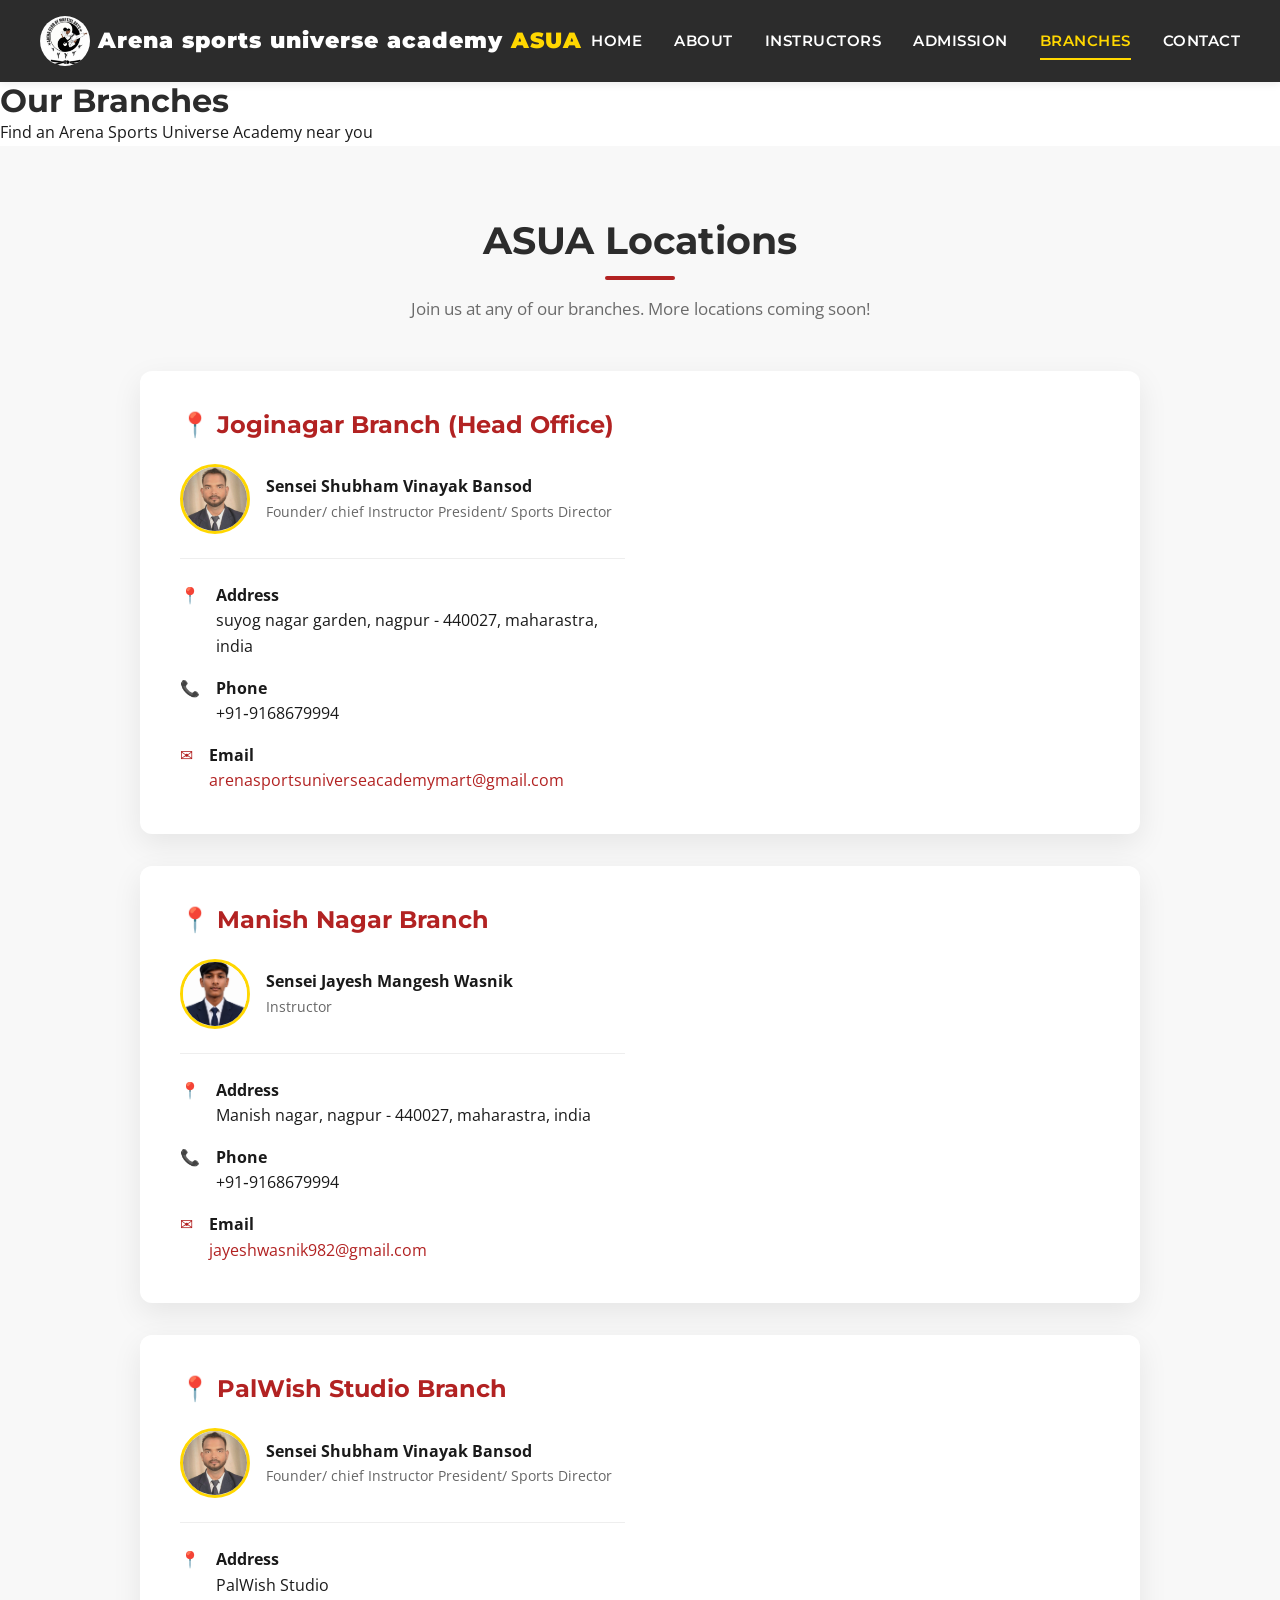
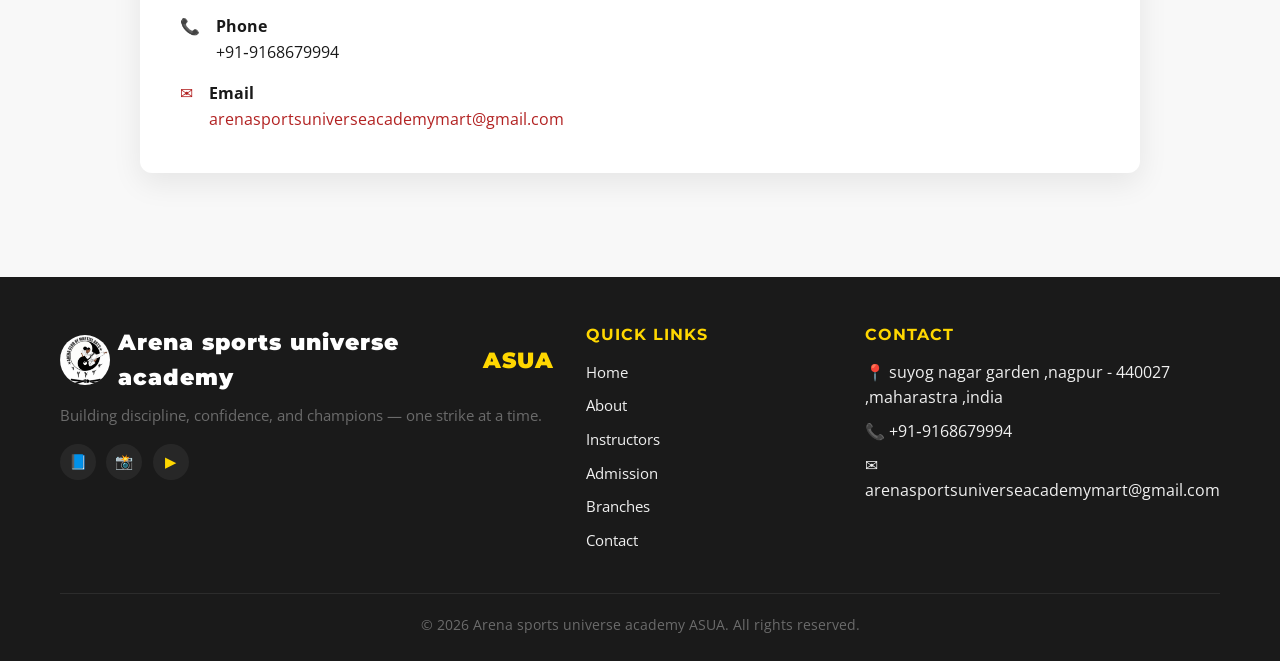
<file: branches.html>
<!DOCTYPE html>
<html lang="en">

<head>
  <meta charset="UTF-8">
  <meta name="viewport" content="width=device-width, initial-scale=1.0">
  <title>Our Branches | Arena sports universe academy ASUA</title>
  <meta name="description"
    content="Find an Arena Sports Universe Academy branch near you.">
  <meta property="og:type" content="website">
  <meta property="og:title" content="Our Branches | Arena sports universe academy ASUA">
  <meta property="og:description"
    content="Find an Arena Sports Universe Academy branch near you.">

  <link rel="preconnect" href="https://fonts.googleapis.com">
  <link rel="preconnect" href="https://fonts.gstatic.com" crossorigin>
  <link
    href="https://fonts.googleapis.com/css2?family=Montserrat:wght@600;700;900&family=Open+Sans:wght@400;600&display=swap"
    rel="stylesheet">
  <link rel="stylesheet" href="css/styles.css">
</head>

<body>
  <header class="site-header">
    <div class="container nav">
      <a href="index.html" class="logo">
        <img src="images/logo.png" alt="ASUA Logo" class="logo-img">
        Arena sports universe academy <span class="brand-accent">ASUA</span>
      </a>
      <button type="button" class="nav-toggle" aria-expanded="false">&#9776;</button>
      <ul class="nav-menu">
        <li><a href="index.html">Home</a></li>
        <li><a href="about.html">About</a></li>
        <li><a href="instructors.html">Instructors</a></li>
        <li><a href="admission.html">Admission</a></li>
        <li><a href="branches.html" class="active">Branches</a></li>
        <li><a href="contact.html">Contact</a></li>
      </ul>
    </div>
  </header>

  <!-- ===== Header Cover ===== -->
  <header class="page-cover">
    <div class="page-cover-content">
      <h1>Our Branches</h1>
      <p>Find an Arena Sports Universe Academy near you</p>
    </div>
  </header>

  <main>
    <section class="section section-light">
      <div class="container">
        <h2 class="section-title">ASUA Locations <span class="accent-bar"></span></h2>
        <p class="section-subtitle">Join us at any of our branches. More locations coming soon!</p>

        <div class="branches-container" style="display: flex; flex-direction: column; gap: 2rem; max-width: 1000px; margin: 0 auto;">
          <!-- Branch 1: Nagpur -->
          <div class="branch-card" style="display: flex; flex-wrap: wrap; background: #fff; border-radius: 12px; box-shadow: 0 10px 30px rgba(0,0,0,0.08); overflow: hidden;">
            
            <!-- Left: Branch Details & Instructor -->
            <div class="branch-details" style="flex: 1 1 350px; padding: 2.5rem;">
              <h3 style="margin-bottom: 1.5rem; color: var(--primary); font-size: 1.5rem;">📍 Joginagar Branch (Head Office)</h3>
              
              <!-- Instructor Info -->
              <div style="display: flex; align-items: center; gap: 1rem; margin-bottom: 1.5rem; padding-bottom: 1.5rem; border-bottom: 1px solid #eee;">
                <img src="images/shubham_bansod.jpg" alt="Sensei Shubham Vinayak Bansod" style="width: 70px; height: 70px; border-radius: 50%; object-fit: cover; border: 3px solid var(--accent);">
                <div>
                  <p style="font-weight: bold; color: var(--text-dark); margin: 0;">Sensei Shubham Vinayak Bansod</p>
                  <p style="font-size: 0.9rem; color: #666; margin: 0;">Founder/ chief Instructor President/ Sports Director</p>
                </div>
              </div>

              <div class="info-item" style="margin-bottom: 1rem; display: flex; gap: 1rem;">
                <span class="info-icon" style="color: var(--primary);">📍</span>
                <div>
                  <strong>Address</strong><br>
                  suyog nagar garden, nagpur - 440027, maharastra, india
                </div>
              </div>

              <div class="info-item" style="margin-bottom: 1rem; display: flex; gap: 1rem;">
                <span class="info-icon" style="color: var(--primary);">📞</span>
                <div>
                  <strong>Phone</strong><br>
                  <a href="tel:+919168679994" style="color: var(--text-dark); text-decoration: none;">+91&#8209;9168679994</a>
                </div>
              </div>

              <div class="info-item" style="display: flex; gap: 1rem;">
                <span class="info-icon" style="color: var(--primary);">✉</span>
                <div>
                  <strong>Email</strong><br>
                  <a href="mailto:arenasportsuniverseacademymart@gmail.com" style="color: var(--primary); text-decoration: none; word-break: break-all;">arenasportsuniverseacademymart@gmail.com</a>
                </div>
              </div>
            </div>

            <!-- Right: Small Map -->
            <div class="branch-map" style="flex: 1 1 300px; min-height: 250px;">
              <iframe title="Arena sports universe academy ASUA location — Nagpur, Maharashtra"
                  src="https://www.google.com/maps?q=suyog+nagar+garden+nagpur+440027+maharastra+india&output=embed"
                  width="100%" height="100%" style="border:0; min-height: 250px;" allowfullscreen loading="lazy">
              </iframe>
            </div>
          </div>
          <!-- Branch 2: Manish Nagar -->
          <div class="branch-card" style="display: flex; flex-wrap: wrap; background: #fff; border-radius: 12px; box-shadow: 0 10px 30px rgba(0,0,0,0.08); overflow: hidden;">
            
            <!-- Left: Branch Details & Instructor -->
            <div class="branch-details" style="flex: 1 1 350px; padding: 2.5rem;">
              <h3 style="margin-bottom: 1.5rem; color: var(--primary); font-size: 1.5rem;">📍 Manish Nagar Branch</h3>
              
              <!-- Instructor Info -->
              <div style="display: flex; align-items: center; gap: 1rem; margin-bottom: 1.5rem; padding-bottom: 1.5rem; border-bottom: 1px solid #eee;">
                <img src="images/jayesh_wasnik.jpg?v=2" alt="Sensei Jayesh Mangesh Wasnik" style="width: 70px; height: 70px; border-radius: 50%; object-fit: cover; border: 3px solid var(--accent);">
                <div>
                  <p style="font-weight: bold; color: var(--text-dark); margin: 0;">Sensei Jayesh Mangesh Wasnik</p>
                  <p style="font-size: 0.9rem; color: #666; margin: 0;">Instructor</p>
                </div>
              </div>

              <div class="info-item" style="margin-bottom: 1rem; display: flex; gap: 1rem;">
                <span class="info-icon" style="color: var(--primary);">📍</span>
                <div>
                  <strong>Address</strong><br>
                  Manish nagar, nagpur - 440027, maharastra, india
                </div>
              </div>

              <div class="info-item" style="margin-bottom: 1rem; display: flex; gap: 1rem;">
                <span class="info-icon" style="color: var(--primary);">📞</span>
                <div>
                  <strong>Phone</strong><br>
                  <a href="tel:+919168679994" style="color: var(--text-dark); text-decoration: none;">+91&#8209;9168679994</a>
                </div>
              </div>

              <div class="info-item" style="display: flex; gap: 1rem;">
                <span class="info-icon" style="color: var(--primary);">✉</span>
                <div>
                  <strong>Email</strong><br>
                  <a href="mailto:jayeshwasnik982@gmail.com" style="color: var(--primary); text-decoration: none; word-break: break-all;">jayeshwasnik982@gmail.com</a>
                </div>
              </div>
            </div>

            <!-- Right: Small Map -->
            <div class="branch-map" style="flex: 1 1 300px; min-height: 250px;">
              <iframe title="Arena sports universe academy ASUA location — Manish Nagar, Maharashtra"
                  src="https://www.google.com/maps?q=manish+nagar+nagpur+440027+maharastra+india&output=embed"
                  width="100%" height="100%" style="border:0; min-height: 250px;" allowfullscreen loading="lazy">
              </iframe>
            </div>
          </div>
          <!-- Branch: PalWish Studio -->
          <div class="branch-card" style="display: flex; flex-wrap: wrap; background: #fff; border-radius: 12px; overflow: hidden; box-shadow: 0 10px 30px rgba(0,0,0,0.08); margin-bottom: 2rem;">
            <div class="branch-details" style="flex: 1 1 350px; padding: 2.5rem;">
              <h3 style="margin-bottom: 1.5rem; color: var(--primary); font-size: 1.5rem;">📍 PalWish Studio Branch</h3>
              
              <!-- Instructor Info -->
              <div style="display: flex; align-items: center; gap: 1rem; margin-bottom: 1.5rem; padding-bottom: 1.5rem; border-bottom: 1px solid #eee;">
                <img src="images/shubham_bansod.jpg" alt="Sensei Shubham Vinayak Bansod" style="width: 70px; height: 70px; border-radius: 50%; object-fit: cover; border: 3px solid var(--accent);">
                <div>
                  <p style="font-weight: bold; color: var(--text-dark); margin: 0;">Sensei Shubham Vinayak Bansod</p>
                  <p style="font-size: 0.9rem; color: #666; margin: 0;">Founder/ chief Instructor President/ Sports Director</p>
                </div>
              </div>

              <div class="info-item" style="margin-bottom: 1rem; display: flex; gap: 1rem;">
                <span class="info-icon" style="color: var(--primary);">📍</span>
                <div>
                  <strong>Address</strong><br>
                  PalWish Studio
                </div>
              </div>

              <div class="info-item" style="margin-bottom: 1rem; display: flex; gap: 1rem;">
                <span class="info-icon" style="color: var(--primary);">📞</span>
                <div>
                  <strong>Phone</strong><br>
                  <a href="tel:+919168679994" style="color: var(--text-dark); text-decoration: none;">+91&#8209;9168679994</a>
                </div>
              </div>

              <div class="info-item" style="display: flex; gap: 1rem;">
                <span class="info-icon" style="color: var(--primary);">✉</span>
                <div>
                  <strong>Email</strong><br>
                  <a href="mailto:arenasportsuniverseacademymart@gmail.com" style="color: var(--primary); text-decoration: none; word-break: break-all;">arenasportsuniverseacademymart@gmail.com</a>
                </div>
              </div>
            </div>

            <!-- Right: Small Map -->
            <div class="branch-map" style="flex: 1 1 300px; min-height: 250px;">
              <iframe title="Arena sports universe academy ASUA location — PalWish Studio"
                  src="https://www.google.com/maps?q=PalWish+Studio&output=embed"
                  width="100%" height="100%" style="border:0; min-height: 250px;" allowfullscreen loading="lazy">
              </iframe>
            </div>
          </div>
          <!-- Future branches will go here -->
        </div>
      </div>
    </section>
  </main>

  <footer class="site-footer">
    <div class="container">
      <div class="footer-grid">
        <div>
          <div class="logo mb-2">
            <img src="images/logo.png" alt="ASUA Logo" class="logo-img">
            Arena sports universe academy <span class="brand-accent">ASUA</span>
          </div>
          <p class="footer-tagline">Building discipline, confidence, and champions — one strike at a time.</p>
          <div class="footer-socials">
            <a href="https://www.facebook.com/share/1DpPE6tLBx/" target="_blank" aria-label="Facebook">📘</a>
            <a href="https://www.instagram.com/arenasportsuniversacademy2502?utm_source=qr&igsh=Njlnc2p5eWRybnJk" target="_blank" aria-label="Instagram">📸</a>
            <a href="#" aria-label="YouTube">▶️</a>
          </div>
        </div>
        <div>
          <h4>Quick Links</h4>
          <ul>
            <li><a href="index.html">Home</a></li>
            <li><a href="about.html">About</a></li>
            <li><a href="instructors.html">Instructors</a></li>
            <li><a href="admission.html">Admission</a></li>
            <li><a href="branches.html">Branches</a></li>
            <li><a href="contact.html">Contact</a></li>
          </ul>
        </div>
        <div>
          <h4>Contact</h4>
          <ul>
            <li>📍 suyog nagar garden ,nagpur - 440027 ,maharastra ,india</li>
            <li>📞 +91&#8209;9168679994</li>
            <li>✉ arenasportsuniverseacademymart@gmail.com</li>
          </ul>
        </div>
      </div>
      <div class="footer-bottom">
        &copy; <span data-year>2026</span> Arena sports universe academy ASUA. All rights reserved.
      </div>
    </div>
  </footer>
  <script src="js/main.js"></script>
</body>
</html>
</file>
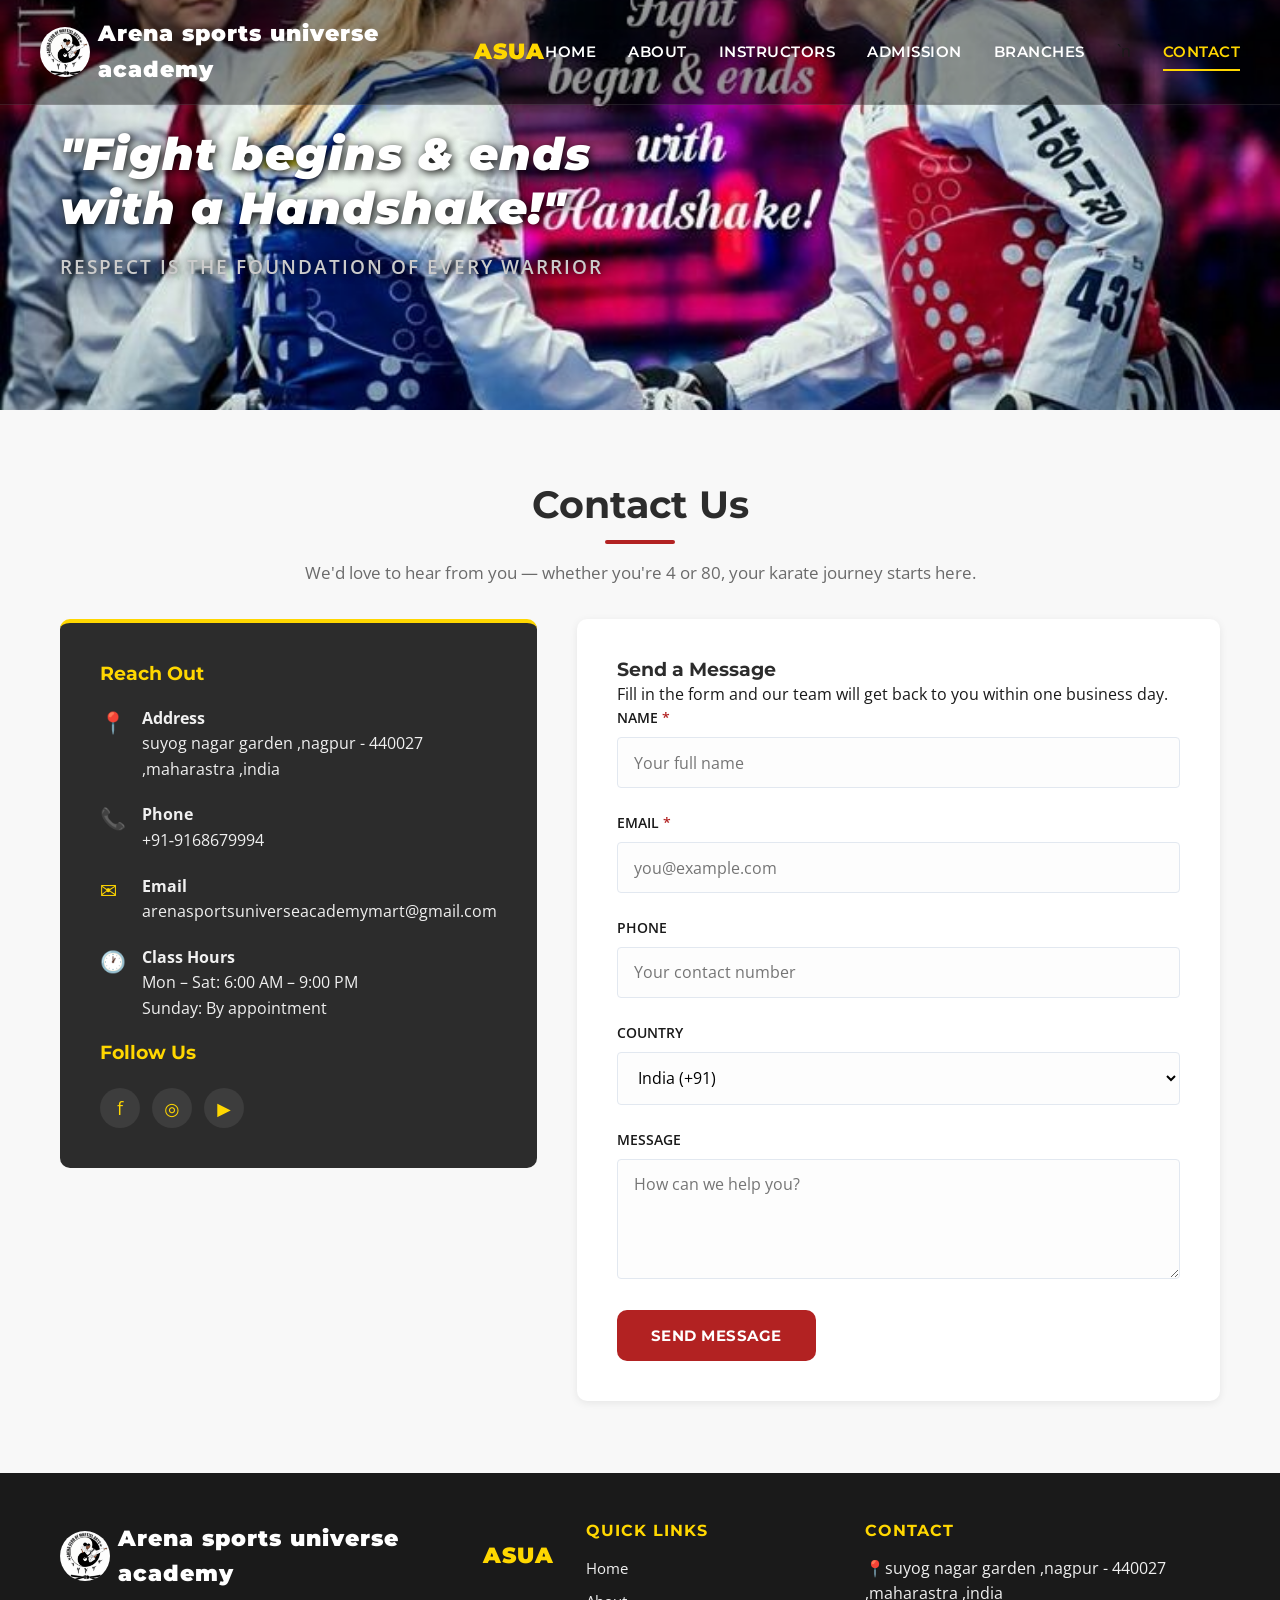
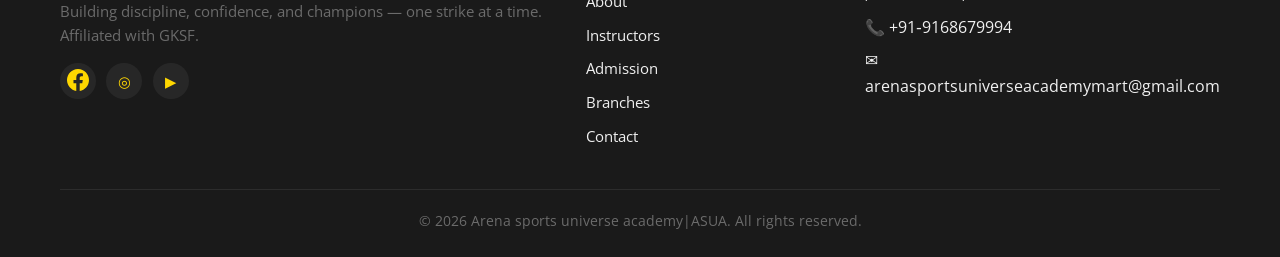
<file: contact.html>
<!DOCTYPE html>
<html lang="en">

<head>
  <meta charset="UTF-8">
  <meta name="viewport" content="width=device-width, initial-scale=1.0">
  <title>Contact Us | Arena sports universe academy|ASUA</title>
  <meta name="description"
    content="Get in touch with Arena sports universe academy | ASUA — for class enrolment, online karate classes, self-defence workshops, or general queries. Email, phone, and visit details inside.">
  <meta property="og:type" content="website">
  <meta property="og:title" content="Contact Us | Arena sports universe academy|ASUA">
  <meta property="og:description" content="Reach our team — phone, email, address, and inquiry form.">
  <meta property="og:image"
    content="https://images.unsplash.com/photo-1555597673-b21d5c935865?auto=format&fit=crop&w=1200&q=80">

  <link rel="preconnect" href="https://fonts.googleapis.com">
  <link rel="preconnect" href="https://fonts.gstatic.com" crossorigin>
  <link
    href="https://fonts.googleapis.com/css2?family=Montserrat:wght@600;700;900&family=Open+Sans:wght@400;600&display=swap"
    rel="stylesheet">
  <link rel="stylesheet" href="css/styles.css">
</head>

<body>
  <header class="site-header" style="position: absolute; background: rgba(0, 0, 0, 0.4); width: 100%; box-shadow: none; border-bottom: 1px solid rgba(255, 255, 255, 0.1);">
    <div class="container nav">
      <a href="index.html" class="logo">
        <img src="images/logo.png" alt="ASUA Logo" class="logo-img" >
        Arena sports universe academy <span class="brand-accent">ASUA</span>
      </a>
      <button type="button" class="nav-toggle"  aria-expanded="false">&#9776;</button>
      <ul class="nav-menu">
        <li><a href="index.html">Home</a></li>
        <li><a href="about.html">About</a></li>
        <li><a href="instructors.html">Instructors</a></li>
        <li><a href="admission.html">Admission</a></li>
        <li><a href="branches.html">Branches</a></li>`n        <li><a href="contact.html" class="active">Contact</a></li>
      </ul>
    </div>
  </header>

  <main>
    <section class="page-banner" style="background: url('images/contact_bg.jpg') center center/cover; padding: 8rem 0; text-align: left;">
      <div class="container">
        <h1 style="color: #ffffff; font-size: 2.8rem; font-style: italic; font-weight: 900; letter-spacing: 1px; line-height: 1.2; text-shadow: 2px 2px 10px rgba(0,0,0,1);">"Fight begins & ends<br>with a Handshake!"</h1>
        <p style="color: #cccccc; font-size: 1.2rem; font-weight: 600; margin-top: 1rem; text-transform: uppercase; letter-spacing: 2px; text-shadow: 1px 1px 8px rgba(0,0,0,1);">Respect is the foundation of every warrior</p>
      </div>
    </section>

    <section class="section section-light">
      <div class="container">
        <div style="text-align: center; margin-bottom: 2rem;">
           <h2 class="section-title" style="margin-bottom: 1rem;">Contact Us <span class="accent-bar"></span></h2>
           <p class="section-subtitle" style="margin-bottom: 0;">We'd love to hear from you — whether you're 4 or 80, your karate journey starts here.</p>
        </div>
        <div class="contact-grid">

          <!-- Info Card -->
          <aside class="contact-info-card">
            <h3>Reach Out</h3>

            <div class="info-item">
              <span class="info-icon">📍</span>
              <div>
                <strong>Address</strong><br>
                suyog nagar garden ,nagpur - 440027 ,maharastra ,india <br>
              </div>
            </div>

            <div class="info-item">
              <span class="info-icon">📞</span>
              <div>
                <strong>Phone</strong><br>
                <a href="tel:+91&#8209;9168679994">+91&#8209;9168679994</a>
              </div>
            </div>

            <div class="info-item">
              <span class="info-icon">✉</span>
              <div>
                <strong>Email</strong><br>
                <a href="mailto:arenasportsuniverseacademymart@gmail.com">arenasportsuniverseacademymart@gmail.com</a>
              </div>
            </div>

            <div class="info-item">
              <span class="info-icon">🕐</span>
              <div>
                <strong>Class Hours</strong><br>
                Mon – Sat: 6:00 AM – 9:00 PM<br>
                Sunday: By appointment
              </div>
            </div>

            <h3 class="mt-1-5">Follow Us</h3>
            <div class="socials" >
              <a href="#">f</a>
              <a href="#" >◎</a>
              <a href="#" >▶</a>
            </div>
          </aside>

          <!-- Form -->
          <form action="https://formsubmit.co/arenasportsuniverseacademymart@gmail.com" method="POST" class="form-wrap inquiry-form">
            <!-- FormSubmit integration enabled -->
            <h3 class="msg-heading">Send a Message</h3>
            <p class="msg-desc">Fill in the form and our team will get
              back to you within one business day.</p>

            <div class="form-row">
              <div class="form-group">
                <label for="c-name">Name <span class="req">*</span></label>
                <input class="form-control" type="text" id="c-name" name="name" placeholder="Your full name">
                <span class="form-error"></span>
              </div>
              <div class="form-group">
                <label for="c-email">Email <span class="req">*</span></label>
                <input class="form-control" type="email" id="c-email" name="email" placeholder="you@example.com">
                <span class="form-error"></span>
              </div>
            </div>

            <div class="form-row">
              <div class="form-group">
                <label for="c-phone">Phone</label>
                <input class="form-control" type="tel" id="c-phone" name="phone" placeholder="Your contact number">
              </div>
              <div class="form-group">
                <label for="c-country">Country</label>
                <select class="form-control" id="c-country" name="country">
                  <option value="India (+91)" selected>India (+91)</option>
                  <option value="United States (+1)">United States (+1)</option>
                  <option value="United Kingdom (+44)">United Kingdom (+44)</option>
                  <option value="Canada (+1)">Canada (+1)</option>
                  <option value="Australia (+61)">Australia (+61)</option>
                  <option value="Germany (+49)">Germany (+49)</option>
                  <option value="France (+33)">France (+33)</option>
                  <option value="Italy (+39)">Italy (+39)</option>
                  <option value="Spain (+34)">Spain (+34)</option>
                  <option value="Japan (+81)">Japan (+81)</option>
                  <option value="China (+86)">China (+86)</option>
                  <option value="South Korea (+82)">South Korea (+82)</option>
                  <option value="Brazil (+55)">Brazil (+55)</option>
                  <option value="Mexico (+52)">Mexico (+52)</option>
                  <option value="Russia (+7)">Russia (+7)</option>
                  <option value="South Africa (+27)">South Africa (+27)</option>
                  <option value="Nigeria (+234)">Nigeria (+234)</option>
                  <option value="Kenya (+254)">Kenya (+254)</option>
                  <option value="UAE (+971)">UAE (+971)</option>
                  <option value="Saudi Arabia (+966)">Saudi Arabia (+966)</option>
                  <option value="Singapore (+65)">Singapore (+65)</option>
                  <option value="Malaysia (+60)">Malaysia (+60)</option>
                  <option value="Indonesia (+62)">Indonesia (+62)</option>
                  <option value="Thailand (+66)">Thailand (+66)</option>
                  <option value="Vietnam (+84)">Vietnam (+84)</option>
                  <option value="Philippines (+63)">Philippines (+63)</option>
                  <option value="Pakistan (+92)">Pakistan (+92)</option>
                  <option value="Bangladesh (+880)">Bangladesh (+880)</option>
                  <option value="Sri Lanka (+94)">Sri Lanka (+94)</option>
                  <option value="Nepal (+977)">Nepal (+977)</option>
                  <option value="New Zealand (+64)">New Zealand (+64)</option>
                  <option value="Netherlands (+31)">Netherlands (+31)</option>
                  <option value="Sweden (+46)">Sweden (+46)</option>
                  <option value="Norway (+47)">Norway (+47)</option>
                  <option value="Turkey (+90)">Turkey (+90)</option>
                </select>
              </div>
            </div>

            <div class="form-group">
              <label for="c-message">Message</label>
              <textarea class="form-control" id="c-message" name="message"
                placeholder="How can we help you?"></textarea>
            </div>

            <div class="form-submit">
              <button type="submit" class="btn btn-primary">Send Message</button>
            </div>
          </form>

        </div>
      </div>
    </section>
  </main>

  <footer class="site-footer">
    <div class="container">
      <div class="footer-grid">
        <div>
          <div class="logo mb-2">
            <img src="images/logo.png" alt="ASUA Logo" class="logo-img" >
            Arena sports universe academy <span class="brand-accent">ASUA</span>
          </div>
          <p class="footer-tagline">Building discipline, confidence, and champions — one strike at a time. Affiliated
            with GKSF.</p>
          <div class="footer-socials">
            <a href="https://www.facebook.com/share/1DpPE6tLBx/" target="_blank" aria-label="Facebook"><svg xmlns="http://www.w3.org/2000/svg" width="22" height="22" fill="currentColor" viewBox="0 0 16 16" style="vertical-align: text-bottom; margin-bottom: 2px;"><path d="M16 8.049c0-4.446-3.582-8.05-8-8.05C3.58 0-.002 3.603-.002 8.05c0 4.017 2.926 7.347 6.75 7.951v-5.625h-2.03V8.05H6.75V6.275c0-2.017 1.195-3.131 3.022-3.131.876 0 1.791.157 1.791.157v1.98h-1.009c-.993 0-1.303.621-1.303 1.258v1.51h2.218l-.354 2.326H9.25V16c3.824-.604 6.75-3.934 6.75-7.951z"/></svg></a>
            <a href="#" >◎</a>
            <a href="#" >▶</a>
          </div>
        </div>
        <div>
          <h4>Quick Links</h4>
          <ul>
            <li><a href="index.html">Home</a></li>
            <li><a href="about.html">About</a></li>
            <li><a href="instructors.html">Instructors</a></li>
            <li><a href="admission.html">Admission</a></li>
        <li><a href="branches.html">Branches</a></li>
        <li><a href="contact.html">Contact</a></li>
          </ul>
        </div>
        <div>
          <h4>Contact</h4>
          <ul>
            <li>📍suyog nagar garden ,nagpur - 440027 ,maharastra ,india</li>
            <li>📞 +91&#8209;9168679994</li>
            <li>✉ arenasportsuniverseacademymart@gmail.com</li>
          </ul>
        </div>
      </div>
      <div class="footer-bottom">
        © <span data-year>2026</span> Arena sports universe academy|ASUA. All rights reserved.
      </div>
    </div>
  </footer>

  <script src="js/main.js"></script>
</body>

</html>
</file>
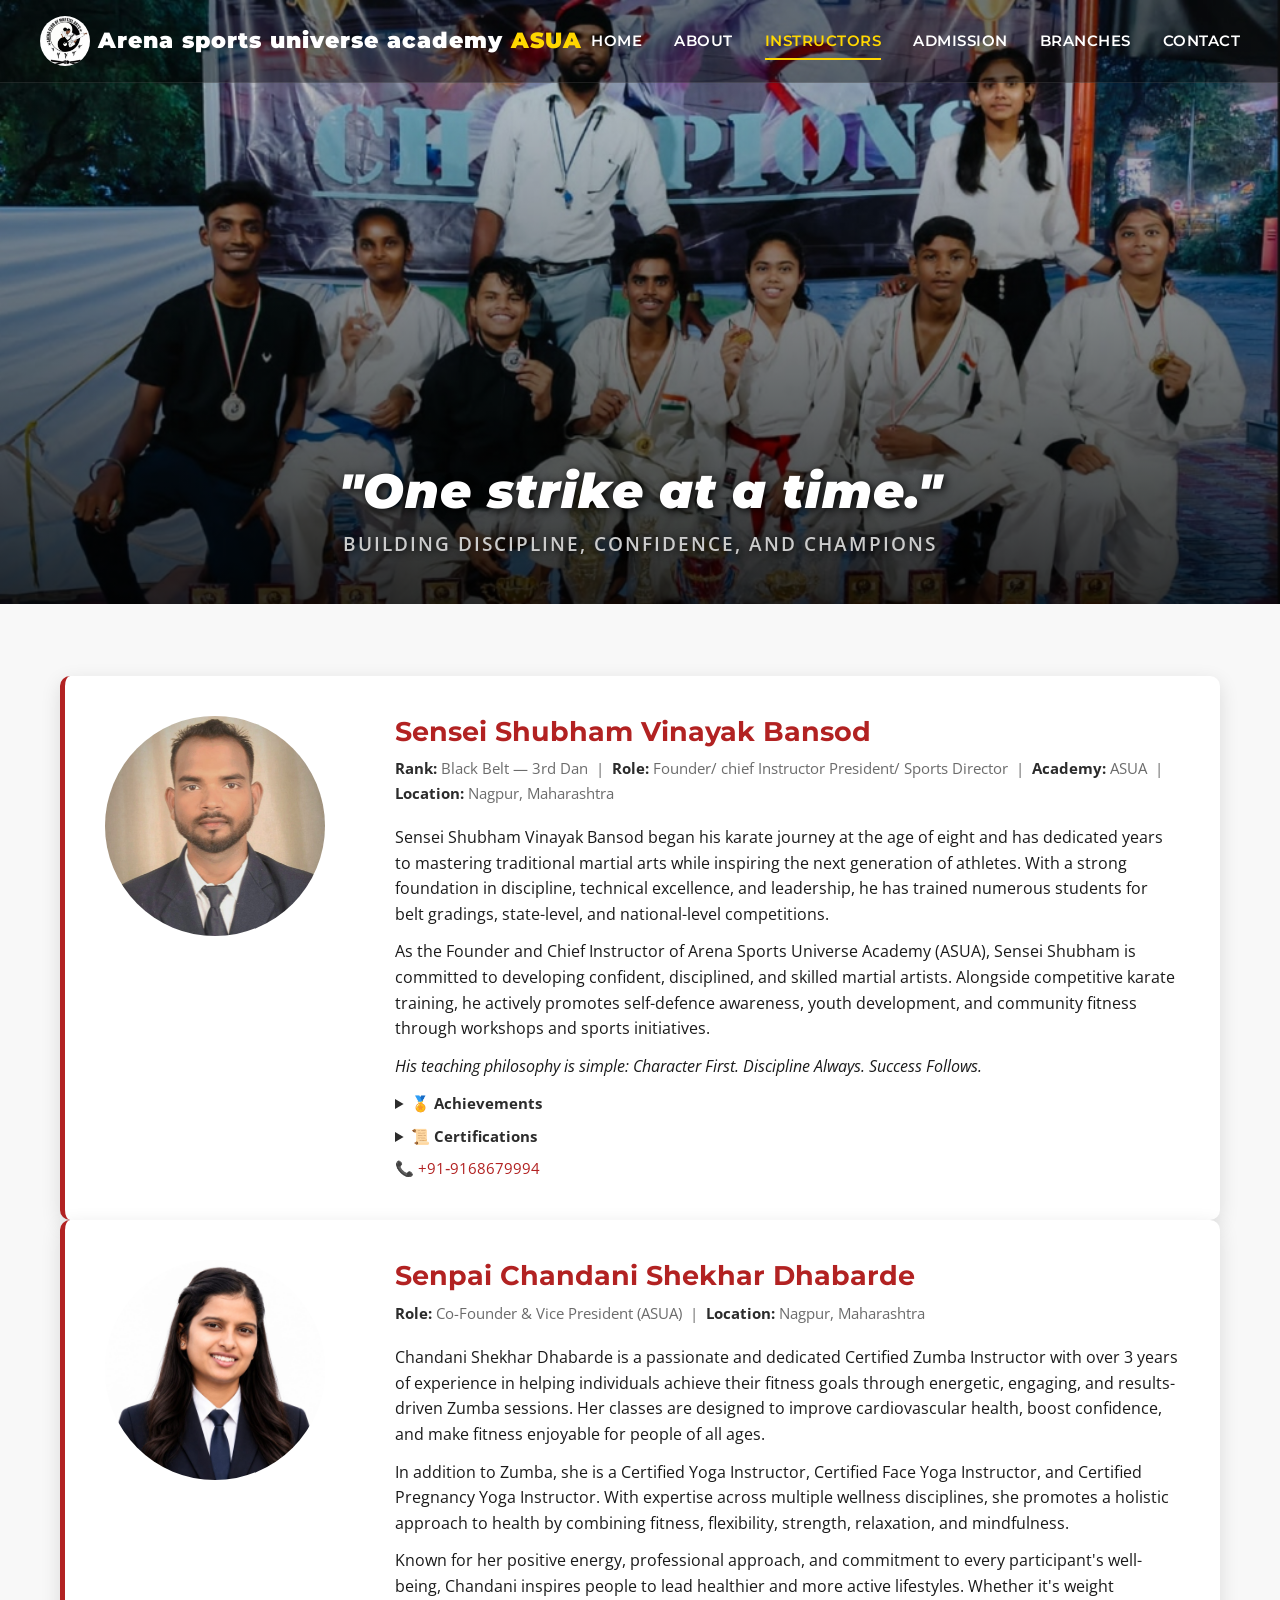
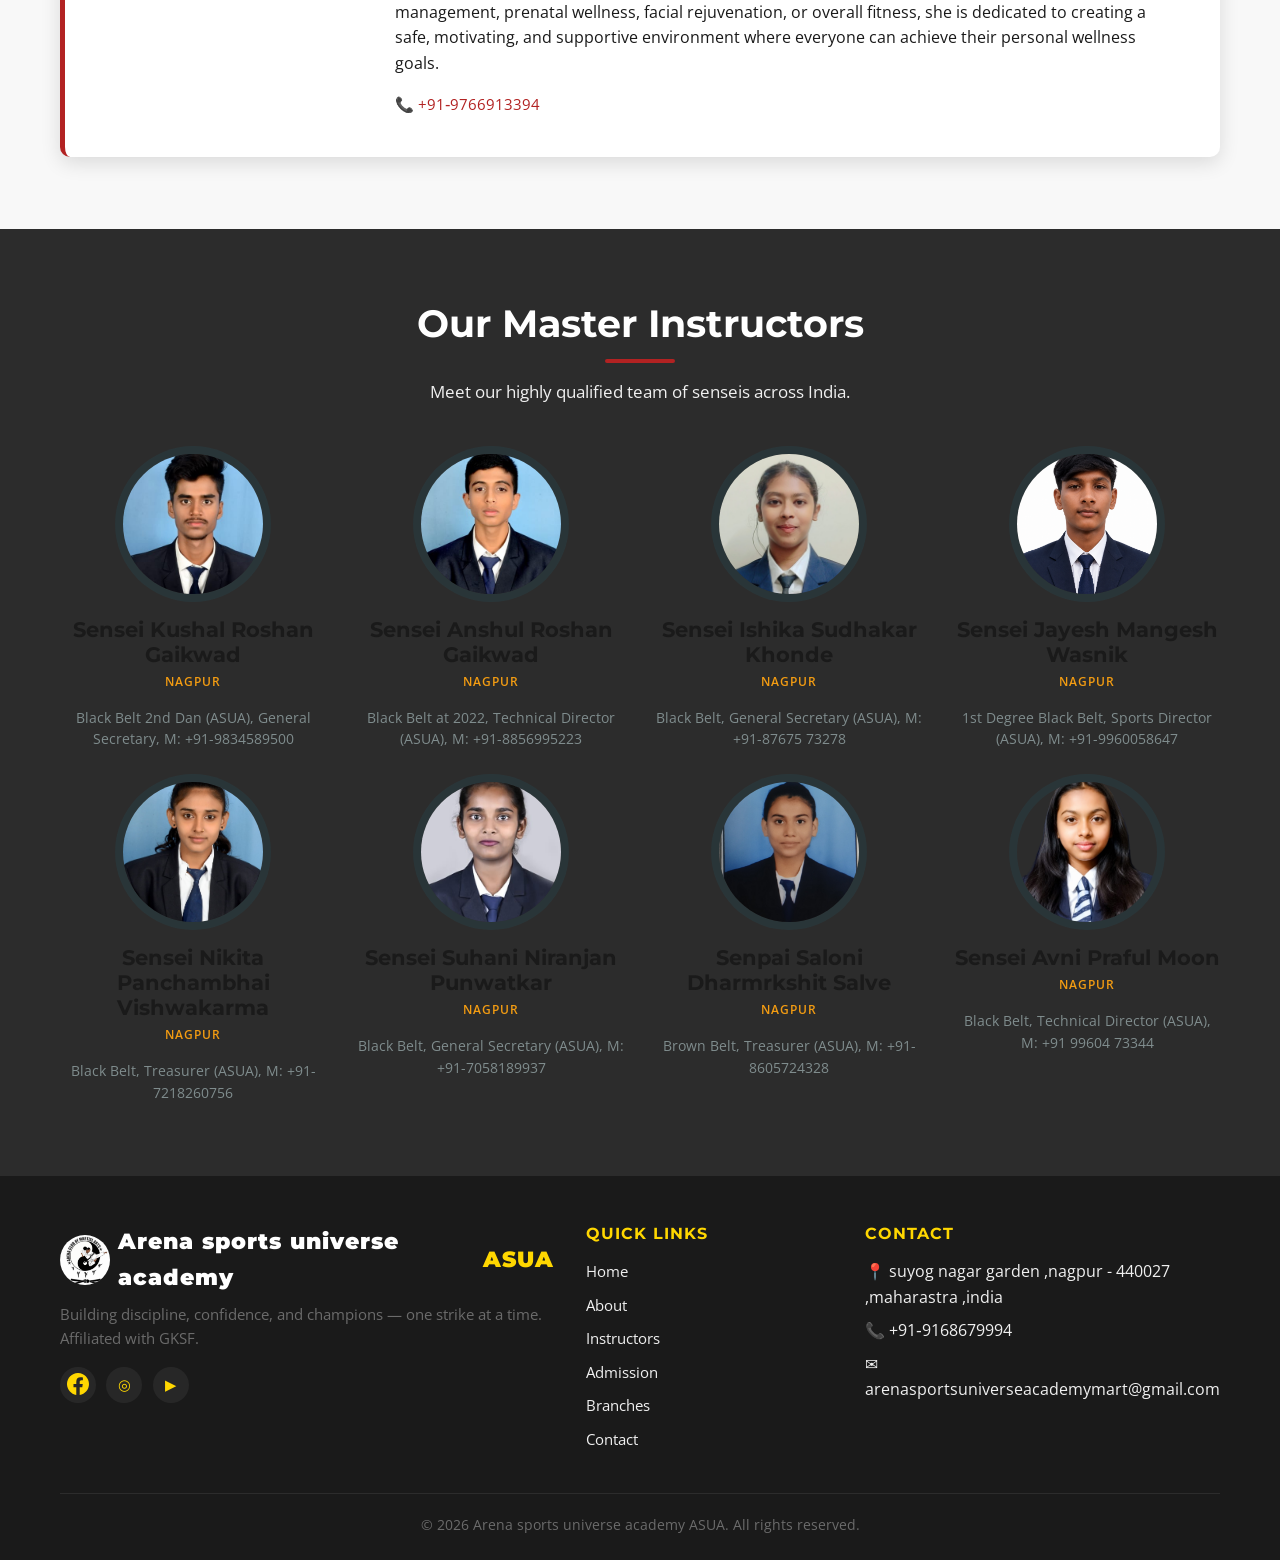
<file: instructors.html>
<!DOCTYPE html>
<html lang="en">

<head>
  <meta charset="UTF-8">
  <meta name="viewport" content="width=device-width, initial-scale=1.0">
  <title>Our Instructors | Arena sports universe academy|ASUA</title>
  <meta name="description"
    content="Meet the senseis of Arena sports universe academy ASUA — qualified coaches affiliated with GKSF, teaching Kata, Kumite, self-defence, and Olympic-level karate.">
  <meta property="og:type" content="website">
  <meta property="og:title" content="Our Instructors | Arena sports universe academy|ASUA">
  <meta property="og:description"
    content="Full profiles of our affiliated senseis — biographies, achievements, and certifications.">
  <meta property="og:image"
    content="https://images.unsplash.com/photo-1555597673-b21d5c935865?auto=format&fit=crop&w=1200&q=80">

  <link rel="preconnect" href="https://fonts.googleapis.com">
  <link rel="preconnect" href="https://fonts.gstatic.com" crossorigin>
  <link
    href="https://fonts.googleapis.com/css2?family=Montserrat:wght@600;700;900&family=Open+Sans:wght@400;600&display=swap"
    rel="stylesheet">
  <link rel="stylesheet" href="css/styles.css">
</head>

<body>
  <header class="site-header" style="position: absolute; background: rgba(0, 0, 0, 0.4); width: 100%; box-shadow: none; border-bottom: 1px solid rgba(255, 255, 255, 0.1);">
    <div class="container nav">
      <a href="index.html" class="logo">
        <img src="images/logo.png" alt="ASUA Logo" class="logo-img" >
        Arena sports universe academy <span class="brand-accent">ASUA</span>
      </a>
      <button type="button" class="nav-toggle"  aria-expanded="false">&#9776;</button>
      <ul class="nav-menu">
        <li><a href="index.html">Home</a></li>
        <li><a href="about.html">About</a></li>
        <li><a href="instructors.html" class="active">Instructors</a></li>
        <li><a href="admission.html">Admission</a></li>
        <li><a href="branches.html">Branches</a></li>
        <li><a href="contact.html">Contact</a></li>
      </ul>
    </div>
  </header>

  <main>
    <section class="page-banner" style="position: relative; padding: 0; display: flex; align-items: flex-end; justify-content: center; overflow: hidden; background: none;">
      <img src="images/instructors_bg.jpg" alt="Instructors Team" style="width: 100%; height: auto; display: block; object-fit: contain;">
      <div style="position: absolute; top: 0; left: 0; width: 100%; height: 100%; background: linear-gradient(rgba(0,0,0,0.1), rgba(0,0,0,0.8)); pointer-events: none;"></div>
      <div style="position: absolute; z-index: 10; text-align: center; width: 100%; padding: 2rem; bottom: 2%;">
        <h1 style="color: #ffffff; font-size: clamp(1.8rem, 4vw, 3rem); font-style: italic; font-weight: 900; letter-spacing: 1px; line-height: 1.2; text-shadow: 2px 2px 10px rgba(0,0,0,1); margin-bottom: 0;">"One strike at a time."</h1>
        <p style="color: #cccccc; font-size: clamp(0.9rem, 2vw, 1.2rem); font-weight: 600; margin-top: 0.5rem; text-transform: uppercase; letter-spacing: 2px; text-shadow: 1px 1px 8px rgba(0,0,0,1);">Building discipline, confidence, and champions</p>
      </div>
    </section>

    <section class="section section-light">
      <div class="container">
        


        <!-- Instructor 1 - Sensei Shubham -->
        <article class="instructor-profile" id="shubham-bansod">
          <div class="coach-avatar rounded-avatar" aria-hidden="true">
            <img src="images/shubham_bansod.jpg" alt="Sensei Shubham Vinayak Bansod" class="avatar-img">
          </div>
          <div>
            <h2>Sensei Shubham Vinayak Bansod</h2>
            <p class="meta"><strong>Rank:</strong> Black Belt &#8212; 3rd Dan &nbsp;|&nbsp; <strong>Role:</strong> Founder/ chief Instructor President/ Sports Director &nbsp;|&nbsp; <strong>Academy:</strong> ASUA &nbsp;|&nbsp; <strong>Location:</strong> Nagpur, Maharashtra</p>
            <p style="margin-bottom: 0.75rem;">Sensei Shubham Vinayak Bansod began his karate journey at the age of eight and has dedicated years to mastering traditional martial arts while inspiring the next generation of athletes. With a strong foundation in discipline, technical excellence, and leadership, he has trained numerous students for belt gradings, state-level, and national-level competitions.</p>
            <p style="margin-bottom: 0.75rem;">As the Founder and Chief Instructor of Arena Sports Universe Academy (ASUA), Sensei Shubham is committed to developing confident, disciplined, and skilled martial artists. Alongside competitive karate training, he actively promotes self-defence awareness, youth development, and community fitness through workshops and sports initiatives.</p>
            <p style="margin-bottom: 0.75rem;"><em>His teaching philosophy is simple: Character First. Discipline Always. Success Follows.</em></p>
            
            <details style="margin-bottom: 0.5rem;">
              <summary style="cursor: pointer; font-weight: 700; color: var(--secondary); font-size: 0.95rem;">🏅 Achievements</summary>
              <ul style="margin-top: 0.5rem; font-size: 0.9rem;">
                <li>Silver Medalist &#8211; 17th National Sports Jeet Kune Do Championship, Mumbai (2016)</li>
                <li>Double Silver (Kata &amp; Kumite) &#8211; 5th South Asia Cup, Sri Lanka (2017)</li>
                <li>Instructor &#8211; Nirbhaya Beti Abhiyan (2016)</li>
                <li>Ubharte Sitare Award (2025) &#8211; Hindi Vidarbha Sahitya Sammelan</li>
              </ul>
            </details>

            <details style="margin-bottom: 0.5rem;">
              <summary style="cursor: pointer; font-weight: 700; color: var(--secondary); font-size: 0.95rem;">📜 Certifications</summary>
              <ul style="margin-top: 0.5rem; font-size: 0.9rem;">
                <li>Black Belt &#8211; 1st Dan (2017) | 2nd Dan (2019) | 3rd Dan (2023)</li>
                <li>Certified Self-Defence Instructor</li>
                <li>National &amp; International Karate Competitor</li>
              </ul>
            </details>

            <p style="margin-top: 0.5rem; font-size: 0.95rem;"><strong>📞</strong>&nbsp;<a href="tel:+919168679994">+91&#8209;9168679994</a></p>
          </div>
        </article>

        <!-- Instructor 2 - Senpai Chandani -->
        <article class="instructor-profile" id="chandani-dhabarde">
          <div class="coach-avatar rounded-avatar" aria-hidden="true">
            <img src="images/chandani_dhabarde.jpg" alt="Senpai Chandani Shekhar Dhabarde" class="avatar-img">
          </div>
          <div>
            <h2>Senpai Chandani Shekhar Dhabarde</h2>
            <p class="meta"><strong>Role:</strong> Co-Founder &amp; Vice President (ASUA) &nbsp;|&nbsp; <strong>Location:</strong> Nagpur, Maharashtra</p>
            <p style="margin-bottom: 0.75rem;">Chandani Shekhar Dhabarde is a passionate and dedicated Certified Zumba Instructor with over 3 years of experience in helping individuals achieve their fitness goals through energetic, engaging, and results-driven Zumba sessions. Her classes are designed to improve cardiovascular health, boost confidence, and make fitness enjoyable for people of all ages.</p>
            <p style="margin-bottom: 0.75rem;">In addition to Zumba, she is a Certified Yoga Instructor, Certified Face Yoga Instructor, and Certified Pregnancy Yoga Instructor. With expertise across multiple wellness disciplines, she promotes a holistic approach to health by combining fitness, flexibility, strength, relaxation, and mindfulness.</p>
            <p style="margin-bottom: 0.75rem;">Known for her positive energy, professional approach, and commitment to every participant's well-being, Chandani inspires people to lead healthier and more active lifestyles. Whether it's weight management, prenatal wellness, facial rejuvenation, or overall fitness, she is dedicated to creating a safe, motivating, and supportive environment where everyone can achieve their personal wellness goals.</p>
            
            <p style="margin-top: 1rem; font-size: 0.95rem;"><strong>📞</strong>&nbsp;<a href="tel:+919766913394">+91&#8209;9766913394</a></p>
          </div>
        </article>

      </div>
    </section>
  
      
      <!-- ===== Team Grid ===== -->
      <section class="section section-dark" id="team">
        <div class="container">
          <h2 class="section-title text-white">Our Master Instructors <span class="accent-bar"></span></h2>
          <p class="section-subtitle">Meet our highly qualified team of senseis across India.</p>
          
          <div class="team-grid">
            
            <!-- Instructor Card - Kushal Roshan Gaikwad -->
            <article class="team-card">
              <div class="team-avatar" aria-hidden="true">
                <img src="images/kushal_gaikwad.jpg" alt="Sensei Kushal Roshan Gaikwad">
              </div>
              <h3>Sensei Kushal Roshan Gaikwad</h3>
              <p class="team-location">Nagpur</p>
              <p class="team-desc">Black Belt 2nd Dan (ASUA), General Secretary, M: +91-9834589500</p>
            </article>


            <!-- Instructor Card - Anshul Roshan Gaikwad -->
            <article class="team-card">
              <div class="team-avatar" aria-hidden="true">
                <img src="images/anshul_gaikwad_instructor.jpg" alt="Sensei Anshul Roshan Gaikwad">
              </div>
              <h3>Sensei Anshul Roshan Gaikwad</h3>
              <p class="team-location">Nagpur</p>
              <p class="team-desc">Black Belt at 2022, Technical Director (ASUA), M: +91-8856995223</p>
            </article>

            <!-- Instructor Card - Ishika Sudhakar Khonde -->
            <article class="team-card">
              <div class="team-avatar" aria-hidden="true">
                <img src="images/ishika_khonde.jpg" alt="Sensei Ishika Sudhakar Khonde">
              </div>
              <h3>Sensei Ishika Sudhakar Khonde</h3>
              <p class="team-location">Nagpur</p>
              <p class="team-desc">Black Belt, General Secretary (ASUA), M: +91-87675 73278</p>
            </article>

            <!-- Instructor Card - Jayesh Mangesh Wasnik -->
            <article class="team-card">
              <div class="team-avatar" aria-hidden="true">
                <img src="images/jayesh_wasnik.jpg?v=2" alt="Sensei Jayesh Mangesh Wasnik">
              </div>
              <h3>Sensei Jayesh Mangesh Wasnik</h3>
              <p class="team-location">Nagpur</p>
              <p class="team-desc">1st Degree Black Belt, Sports Director (ASUA), M: +91-9960058647</p>
            </article>

            <!-- Instructor Card - Nikita Panchambhai Vishwakarma -->
            <article class="team-card">
              <div class="team-avatar" aria-hidden="true">
                <img src="images/nikita_vishwakarma.jpg" alt="Sensei Nikita Panchambhai Vishwakarma">
              </div>
              <h3>Sensei Nikita Panchambhai Vishwakarma</h3>
              <p class="team-location">Nagpur</p>
              <p class="team-desc">Black Belt, Treasurer (ASUA), M: +91-7218260756</p>
            </article>

            <!-- Instructor Card - Suhani Niranjan Punwatkar -->
            <article class="team-card">
              <div class="team-avatar" aria-hidden="true">
                <img src="images/suhani_punwatkar.jpg" alt="Sensei Suhani Niranjan Punwatkar">
              </div>
              <h3>Sensei Suhani Niranjan Punwatkar</h3>
              <p class="team-location">Nagpur</p>
              <p class="team-desc">Black Belt, General Secretary (ASUA), M: +91-7058189937</p>
            </article>

            <!-- Instructor Card - Saloni Dharmrkshit Salve -->
            <article class="team-card">
              <div class="team-avatar" aria-hidden="true">
                <img src="images/saloni_salve.jpg" alt="Senpai Saloni Dharmrkshit Salve">
              </div>
              <h3>Senpai Saloni Dharmrkshit Salve</h3>
              <p class="team-location">Nagpur</p>
              <p class="team-desc">Brown Belt, Treasurer (ASUA), M: +91-8605724328</p>
            </article>

            <!-- Instructor Card - Avni Praful Moon -->
            <article class="team-card">
              <div class="team-avatar" aria-hidden="true">
                <img src="images/avni_moon.jpg" alt="Sensei Avni Praful Moon">
              </div>
              <h3>Sensei Avni Praful Moon</h3>
              <p class="team-location">Nagpur</p>
              <p class="team-desc">Black Belt, Technical Director (ASUA), M: +91 99604 73344</p>
            </article>

          </div>
        </div>
      </section>

  </main>

  <footer class="site-footer">
    <div class="container">
      <div class="footer-grid">
        <div>
          <div class="logo mb-2">
            <img src="images/logo.png" alt="ASUA Logo" class="logo-img" >
            Arena sports universe academy <span class="brand-accent">ASUA</span>
          </div>
          <p class="footer-tagline">Building discipline, confidence, and champions — one strike at a time. Affiliated
            with GKSF.</p>
          <div class="footer-socials">
            <a href="https://www.facebook.com/share/1DpPE6tLBx/" target="_blank" aria-label="Facebook"><svg xmlns="http://www.w3.org/2000/svg" width="22" height="22" fill="currentColor" viewBox="0 0 16 16" style="vertical-align: text-bottom; margin-bottom: 2px;"><path d="M16 8.049c0-4.446-3.582-8.05-8-8.05C3.58 0-.002 3.603-.002 8.05c0 4.017 2.926 7.347 6.75 7.951v-5.625h-2.03V8.05H6.75V6.275c0-2.017 1.195-3.131 3.022-3.131.876 0 1.791.157 1.791.157v1.98h-1.009c-.993 0-1.303.621-1.303 1.258v1.51h2.218l-.354 2.326H9.25V16c3.824-.604 6.75-3.934 6.75-7.951z"/></svg></a>
            <a href="https://www.instagram.com/arenasportsuniversacademy2502?utm_source=qr&igsh=Njlnc2p5eWRybnJk" target="_blank" aria-label="Instagram">◎</a>
            <a href="#" aria-label="YouTube">▶</a>
          </div>
        </div>
        <div>
          <h4>Quick Links</h4>
          <ul>
            <li><a href="index.html">Home</a></li>
            <li><a href="about.html">About</a></li>
            <li><a href="instructors.html">Instructors</a></li>
            <li><a href="admission.html">Admission</a></li>
        <li><a href="branches.html">Branches</a></li>
        <li><a href="contact.html">Contact</a></li>
          </ul>
        </div>
        <div>
          <h4>Contact</h4>
          <ul>
            <li>📍 suyog nagar garden ,nagpur - 440027 ,maharastra ,india</li>
            <li>📞 +91&#8209;9168679994</li>
            <li>✉ arenasportsuniverseacademymart@gmail.com</li>
          </ul>
        </div>
      </div>
      <div class="footer-bottom">
        © <span data-year>2026</span> Arena sports universe academy ASUA. All rights reserved.
      </div>
    </div>
  </footer>

  <script src="js/main.js"></script>
</body>

</html>
</file>
<file: css/styles.css>
/* ================================================
   Arena sports universe acdemy ASUA — Shared Stylesheet
   Palette: Deep Red #B22222 | Charcoal #2C2C2C | Gold #FFD700
   ================================================ */

* { box-sizing: border-box; margin: 0; padding: 0; }

:root {
  --primary: #B22222;
  --primary-dark: #8B1A1A;
  --secondary: #2C2C2C;
  --accent: #FFD700;
  --accent-dark: #D4AF00;
  --light: #F8F8F8;
  --white: #ffffff;
  --text-dark: #1a1a1a;
  --text-light: #f0f0f0;
  --muted: #6b6b6b;
  --border: #e5e5e5;
  --shadow-sm: 0 2px 8px rgba(0,0,0,0.08);
  --shadow-md: 0 6px 20px rgba(0,0,0,0.12);
  --shadow-lg: 0 12px 40px rgba(0,0,0,0.18);
  --radius: 10px;
  --transition: 0.3s ease;
}

html { scroll-behavior: smooth; }

body {
  font-family: 'Open Sans', system-ui, -apple-system, sans-serif;
  font-size: 16px;
  line-height: 1.6;
  color: var(--text-dark);
  background: var(--white);
  -webkit-font-smoothing: antialiased;
}

h1, h2, h3, h4, h5 {
  font-family: 'Montserrat', sans-serif;
  font-weight: 700;
  line-height: 1.2;
  color: var(--secondary);
}

img { max-width: 100%; display: block; }
a { color: var(--primary); text-decoration: none; transition: color var(--transition); }
a:hover { color: var(--accent-dark); }

.container {
  width: 100%;
  max-width: 1200px;
  margin: 0 auto;
  padding: 0 1.25rem;
}

/* ---------- Buttons ---------- */
.btn {
  display: inline-block;
  padding: 0.85rem 2rem;
  font-family: 'Montserrat', sans-serif;
  font-weight: 700;
  font-size: 0.95rem;
  letter-spacing: 0.5px;
  text-transform: uppercase;
  border: 2px solid transparent;
  border-radius: var(--radius);
  cursor: pointer;
  transition: all var(--transition);
  text-align: center;
}
.btn-primary {
  background: var(--primary);
  color: var(--white);
}
.btn-primary:hover {
  background: var(--accent);
  color: var(--secondary);
  transform: translateY(-2px);
  box-shadow: var(--shadow-md);
}
.btn-outline {
  background: transparent;
  color: var(--white);
  border-color: var(--white);
}
.btn-outline:hover {
  background: var(--accent);
  color: var(--secondary);
  border-color: var(--accent);
}

/* ---------- Header ---------- */
.site-header {
  position: sticky;
  top: 0;
  z-index: 100;
  background: var(--secondary);
  box-shadow: var(--shadow-sm);
}
.nav {
  display: flex;
  align-items: center;
  justify-content: space-between;
  padding: 1rem 0;
}
.logo {
  font-family: 'Montserrat', sans-serif;
  font-weight: 900;
  font-size: 1.4rem;
  color: var(--white);
  letter-spacing: 1px;
  display: flex;
  align-items: center;
  gap: 0.5rem;
}
.logo .logo-mark {
  display: inline-block;
  width: 36px;
  height: 36px;
  background: var(--primary);
  color: var(--accent);
  border-radius: 50%;
  text-align: center;
  line-height: 36px;
  font-size: 1.1rem;
  border: 2px solid var(--accent);
}
.logo span.brand-accent { color: var(--accent); }

.nav-toggle {
  display: none;
  background: none;
  border: 0;
  color: var(--white);
  font-size: 1.6rem;
  cursor: pointer;
  padding: 0.25rem 0.5rem;
}

.nav-menu {
  display: flex;
  gap: 2rem;
  list-style: none;
  align-items: center;
}
.nav-menu a {
  color: var(--white);
  font-family: 'Montserrat', sans-serif;
  font-weight: 600;
  font-size: 0.95rem;
  text-transform: uppercase;
  letter-spacing: 0.5px;
  padding: 0.5rem 0;
  border-bottom: 2px solid transparent;
  transition: all var(--transition);
}
.nav-menu a:hover,
.nav-menu a.active {
  color: var(--accent);
  border-bottom-color: var(--accent);
}

/* ---------- Hero ---------- */
.hero {
  position: relative;
  min-height: 80vh;
  display: flex;
  align-items: center;
  justify-content: center;
  text-align: center;
  color: var(--white);
  background:
    linear-gradient(135deg, rgba(44,44,44,0.85), rgba(178,34,34,0.75)),
    url('https://images.unsplash.com/photo-1555597673-b21d5c935865?auto=format&fit=crop&w=1600&q=80') center/cover no-repeat;
  padding: 4rem 1rem;
}
.hero-content { max-width: 900px; }
.hero h1 {
  color: var(--white);
  font-size: clamp(2rem, 5vw, 3.5rem);
  font-weight: 900;
  margin-bottom: 1.25rem;
  text-shadow: 0 2px 12px rgba(0,0,0,0.5);
}
.hero h1 .accent { color: var(--accent); }
.hero p {
  font-size: clamp(1rem, 1.5vw, 1.2rem);
  margin-bottom: 2rem;
  color: var(--text-light);
  text-shadow: 0 1px 6px rgba(0,0,0,0.5);
}
.hero .age-badge {
  display: inline-block;
  background: var(--accent);
  color: var(--secondary);
  padding: 0.4rem 1.2rem;
  border-radius: 50px;
  font-family: 'Montserrat', sans-serif;
  font-weight: 700;
  font-size: 0.85rem;
  letter-spacing: 1px;
  margin-bottom: 1.5rem;
  text-transform: uppercase;
}

/* ---------- Section ---------- */
.section { padding: 4.5rem 0; }
.section-light { background: var(--light); }
.section-dark { background: var(--secondary); color: var(--text-light); }
.section-dark h2, .section-dark h3 { color: var(--white); }

.section-title {
  text-align: center;
  margin-bottom: 1rem;
  font-size: clamp(1.6rem, 3vw, 2.4rem);
}
.section-title .accent-bar {
  display: block;
  width: 70px;
  height: 4px;
  background: var(--primary);
  margin: 0.75rem auto 0;
  border-radius: 4px;
}
.section-subtitle {
  text-align: center;
  color: var(--muted);
  max-width: 700px;
  margin: 0 auto 3rem;
  font-size: 1.05rem;
}
.section-dark .section-subtitle { color: var(--text-light); }

/* ---------- Coaches Grid ---------- */
.coaches-grid {
  display: grid;
  grid-template-columns: repeat(3, 1fr);
  gap: 1.75rem;
}
.coach-card {
    background: var(--white);
    border-radius: var(--radius);
    padding: 2rem 1.5rem;
    text-align: center;
    box-shadow: var(--shadow-sm);
    transition: transform var(--transition), box-shadow var(--transition);
    border-top: 4px solid var(--primary);
  }
.coach-card:hover {
  transform: translateY(-6px);
  box-shadow: var(--shadow-lg);
  border-top-color: var(--accent);
}
.coach-avatar {
    width: 130px;
    height: 130px;
    border-radius: 50%;
    margin: 0 auto 1.25rem;
    background: linear-gradient(135deg, var(--primary), var(--secondary));
    display: flex;
    align-items: center;
    justify-content: center;
    scroll-margin-top: 100px;
  }
.instructor-profile {
  display: grid;
  grid-template-columns: 250px 1fr;
  gap: 2.5rem;
  align-items: start;
  background: var(--white);
  padding: 2.5rem;
  border-radius: var(--radius);
  box-shadow: var(--shadow-md);
  border-left: 5px solid var(--primary);
}
.instructor-profile .coach-avatar { width: 220px; height: 220px; font-size: 4rem; margin: 0; }

/* Missing Coach Card specific styling */
.coach-role {
  display: inline-block;
  background: var(--text-dark);
  color: var(--accent);
  padding: 0.25rem 0.75rem;
  border-radius: 20px;
  font-size: 0.7rem;
  font-weight: 700;
  text-transform: uppercase;
  margin-top: -30px;
  position: relative;
  z-index: 2;
  margin-bottom: 0.5rem;
}
.coach-card h3 {
  color: var(--primary);
  font-size: 1.2rem;
  margin-bottom: 0.2rem;
}
.coach-rank {
  color: var(--primary);
  font-weight: 700;
  font-size: 0.75rem;
  text-transform: uppercase;
  margin-bottom: 1rem;
}
.coach-info {
  font-size: 0.85rem;
  color: var(--text-light);
  margin-bottom: 0.25rem;
}
.coach-phone {
  color: var(--primary);
  margin-bottom: 1rem;
}
.view-profile {
  display: inline-block;
  color: var(--accent);
  font-weight: 600;
  font-size: 0.8rem;
  text-transform: uppercase;
  border-bottom: 2px solid var(--accent);
  padding-bottom: 2px;
}
.view-profile:hover {
  color: var(--primary);
  border-color: var(--primary);
}
.coach-card .coach-avatar {
  border: 4px solid var(--accent);
  padding: 2px;
  background: transparent;
}

.instructor-profile h2 {
  color: var(--primary);
  font-size: 1.7rem;
  margin-bottom: 0.5rem;
}
.instructor-profile .meta {
  color: var(--muted);
  margin-bottom: 1.25rem;
  font-size: 0.95rem;
}
.instructor-profile .meta strong { color: var(--secondary); }
.instructor-profile h4 {
  margin-top: 1.25rem;
  margin-bottom: 0.5rem;
  color: var(--secondary);
  font-size: 1.05rem;
  border-bottom: 2px solid var(--accent);
  padding-bottom: 0.25rem;
  display: inline-block;
}
.instructor-profile ul { padding-left: 1.25rem; color: var(--muted); }
.instructor-profile ul li { margin-bottom: 0.35rem; }
.instructor-profile .actions { margin-top: 1.5rem; display: flex; gap: 0.75rem; flex-wrap: wrap; }

/* ---------- Contact Page ---------- */
.contact-grid {
  display: grid;
  grid-template-columns: 1fr 1.4fr;
  gap: 2.5rem;
  align-items: start;
}
.contact-info-card {
  background: var(--secondary);
  color: var(--text-light);
  padding: 2.5rem;
  border-radius: var(--radius);
  border-top: 4px solid var(--accent);
}
.contact-info-card h3 { color: var(--accent); margin-bottom: 1.25rem; }
.contact-info-card .info-item {
  display: flex;
  align-items: flex-start;
  gap: 0.85rem;
  margin-bottom: 1.25rem;
}
.contact-info-card .info-icon {
  font-size: 1.3rem;
  color: var(--accent);
  min-width: 28px;
}
.contact-info-card .info-item a { color: var(--text-light); }
.contact-info-card .info-item a:hover { color: var(--accent); }
.contact-info-card .socials { margin-top: 1.5rem; display: flex; gap: 0.75rem; }
.contact-info-card .socials a {
  display: inline-flex;
  align-items: center;
  justify-content: center;
  width: 40px;
  height: 40px;
  background: rgba(255,255,255,0.08);
  border-radius: 50%;
  color: var(--accent);
  font-size: 1.1rem;
  transition: all var(--transition);
}
.contact-info-card .socials a:hover {
  background: var(--accent);
  color: var(--secondary);
  transform: translateY(-3px);
}

/* ---------- Footer ---------- */
.site-footer {
  background: #1a1a1a;
  color: var(--text-light);
  padding: 3rem 0 1.5rem;
}
.footer-grid {
  display: grid;
  grid-template-columns: 2fr 1fr 1fr;
  gap: 2rem;
  margin-bottom: 2rem;
}
.footer-grid h4 {
  color: var(--accent);
  margin-bottom: 1rem;
  font-size: 1rem;
  text-transform: uppercase;
  letter-spacing: 1px;
}
.footer-grid ul { list-style: none; }
.footer-grid ul li { margin-bottom: 0.5rem; }
.footer-grid a { color: var(--text-light); font-size: 0.92rem; }
.footer-grid a:hover { color: var(--accent); }
.footer-tagline { color: var(--muted); margin-top: 0.5rem; font-size: 0.92rem; }
.footer-socials { display: flex; gap: 0.65rem; margin-top: 1rem; }
.footer-socials a {
  width: 36px;
  height: 36px;
  display: inline-flex;
  align-items: center;
  justify-content: center;
  background: rgba(255,255,255,0.06);
  border-radius: 50%;
  color: var(--accent);
  transition: all var(--transition);
}
.footer-socials a:hover { background: var(--primary); color: var(--white); transform: translateY(-3px); }
.footer-bottom {
  border-top: 1px solid rgba(255,255,255,0.08);
  padding-top: 1.25rem;
  text-align: center;
  font-size: 0.88rem;
  color: var(--muted);
}

/* ---------- Responsive ---------- */
@media (max-width: 1024px) {
  .coaches-grid { grid-template-columns: repeat(2, 1fr); }
  .values-grid { grid-template-columns: repeat(2, 1fr); }
}
@media (max-width: 900px) {
  .about-grid { grid-template-columns: 1fr; }
  .contact-grid { grid-template-columns: 1fr; }
  .footer-grid { grid-template-columns: 1fr 1fr; }
  .instructor-profile {
    grid-template-columns: 1fr;
    text-align: center;
  }
  .instructor-profile .coach-avatar { margin: 0 auto; }
  .instructor-profile h4 { display: inline-block; }
}
@media (max-width: 700px) {
  .nav-toggle { display: block; }
  .nav-menu {
    position: absolute;
    top: 100%;
    left: 0;
    right: 0;
    flex-direction: column;
    background: var(--secondary);
    padding: 1rem 0;
    gap: 0;
    border-top: 1px solid rgba(255,255,255,0.08);
    display: none;
  }
  .nav-menu.open { display: flex; }
  .nav-menu li { width: 100%; text-align: center; }
  .nav-menu a { display: block; padding: 0.85rem 0; border-bottom: 1px solid rgba(255,255,255,0.05); }
  .coaches-grid { grid-template-columns: 1fr; }
  .form-row { grid-template-columns: 1fr; }
  .footer-grid { grid-template-columns: 1fr; text-align: center; }
  .footer-socials { justify-content: center; }
  .form-wrap { padding: 1.5rem; }
  .hero { min-height: 70vh; }
  .section { padding: 3rem 0; }
}
@media (max-width: 480px) {
  .values-grid { grid-template-columns: 1fr; }
}

/* Utility classes generated to fix inline styles */
.mb-2 { margin-bottom: 0.5rem; }
.mb-4 { margin-bottom: 1rem; }
.mt-2 { margin-top: 0.5rem; }
.mt-4 { margin-top: 1rem; }
.mt-8 { margin-top: 2rem; }
.text-dark-lg { font-size: 1.05rem; color: var(--text-dark); }
.logo-img { width: 50px; height: 50px; border-radius: 50%; object-fit: cover; background: var(--white); }
.rounded-avatar { overflow: hidden; border-radius: 50%; }
.avatar-img { width: 100%; height: 100%; object-fit: cover; }
.uppercase { text-transform: uppercase; }
.help-text { color: var(--text-light); display: block; margin-top: 0.3rem; }
.btn-large { width: 100%; font-size: 1.1rem; padding: 1rem; }

.bg-secondary { background: var(--secondary); }

/* ---------- Team Grid (Instructors Page) ---------- */
.team-grid {
  display: grid;
  grid-template-columns: repeat(4, 1fr);
  gap: 2rem;
  margin-top: 3rem;
}
@media (max-width: 1024px) {
  .team-grid { grid-template-columns: repeat(2, 1fr); }
}
@media (max-width: 700px) {
  .team-grid { grid-template-columns: 1fr; }
}
.team-card {
  text-align: center;
}
.team-avatar {
  width: 140px;
  height: 140px;
  border-radius: 50%;
  margin: 0 auto 1.5rem;
  box-shadow: 0 0 0 8px rgba(0, 200, 255, 0.06);
  overflow: hidden;
}
.team-avatar img {
  width: 100%;
  height: 100%;
  object-fit: cover;
}
.team-card h3 {
  font-size: 1.3rem;
  margin-bottom: 0.25rem;
  color: var(--text-dark);
}
.team-location {
  font-size: 0.75rem;
  text-transform: uppercase;
  color: #f39c12;
  letter-spacing: 1px;
  margin-bottom: 1rem;
  font-weight: 600;
}
.team-desc {
  font-size: 0.85rem;
  color: #7f8c8d;
  line-height: 1.6;
}


/* Restored Core Values CSS */
.values-grid {
  display: grid;
  grid-template-columns: repeat(2, 1fr);
  gap: 2rem;
  margin-top: 2rem;
}
.value-card {
  background: rgba(255,255,255,0.05);
  padding: 2rem;
  border-radius: var(--radius);
  border: 1px solid rgba(255, 255, 255, 0.05);
  transition: transform var(--transition);
  text-align: center;
}
.value-card:hover {
  transform: translateY(-4px);
  border-color: rgba(255, 255, 255, 0.1);
}
.value-icon {
  font-size: 2.5rem;
  margin-bottom: 1rem;
}
.value-card h4 {
  color: var(--accent);
  margin-bottom: 0.75rem;
}
.value-card p {
  color: var(--text-light);
  font-size: 0.95rem;
  line-height: 1.5;
}

/* Restored Form CSS */
.form-wrap {
  background: var(--white);
  padding: 2.5rem;
  border-radius: var(--radius);
  box-shadow: var(--shadow-sm);
}
.form-row {
  display: grid;
  grid-template-columns: 1fr;
  gap: 0;
}
.form-group {
  margin-bottom: 1.5rem;
  text-align: left;
}
.form-group label {
  display: block;
  font-weight: 600;
  margin-bottom: 0.5rem;
  font-size: 0.85rem;
  text-transform: uppercase;
  color: var(--text-dark);
}
.form-group .req {
  color: var(--primary);
}
.form-control {
  width: 100%;
  padding: 0.85rem 1rem;
  border: 1px solid #e2e8f0;
  border-radius: 4px;
  font-size: 1rem;
  font-family: inherit;
  transition: border-color var(--transition), box-shadow var(--transition);
  background: #fdfdfd;
}
.form-control:focus {
  outline: none;
  border-color: var(--primary);
  box-shadow: 0 0 0 3px rgba(204, 33, 40, 0.1);
}
textarea.form-control {
  resize: vertical;
  min-height: 120px;
}


/* Restored About Page CSS */
.about-grid {
  display: grid;
  grid-template-columns: repeat(2, 1fr);
  gap: 2.5rem;
  margin-bottom: 3rem;
}
.about-card {
  background: var(--white);
  padding: 2.5rem 2rem;
  border-radius: var(--radius);
  border: 1px solid #e2e8f0;
  border-left: 4px solid var(--primary);
  box-shadow: var(--shadow-sm);
}
.about-card h3 {
  color: var(--primary);
  font-size: 1.4rem;
  margin-bottom: 1rem;
}
.about-card p {
  color: var(--text-light);
  line-height: 1.6;
}
.about-card .text-dark-lg {
  color: var(--text-dark);
  font-size: 1.1rem;
  margin-top: 0.5rem;
}

.affiliation-banner {
  background: var(--secondary);
  color: var(--text-light);
  padding: 2rem;
  border-radius: var(--radius);
  text-align: center;
  border: 1px solid rgba(255, 255, 255, 0.1);
  box-shadow: var(--shadow-md);
  margin-bottom: 3rem;
}
.affiliation-banner h3 {
  color: var(--accent);
  font-size: 1.3rem;
  margin-bottom: 0.75rem;
  display: flex;
  align-items: center;
  justify-content: center;
  gap: 0.5rem;
}
.affiliation-banner strong {
  color: var(--white);
}

.map-wrap {
  margin-top: 2.5rem;
  height: 400px;
  border-radius: var(--radius);
  overflow: hidden;
  box-shadow: var(--shadow-sm);
  border: 1px solid #e2e8f0;
}
.map-wrap iframe {
  width: 100%;
  height: 100%;
  border: 0;
}
.max-w-720 { max-width: 720px; }
.mx-auto { margin-left: auto; margin-right: auto; }
</file>
